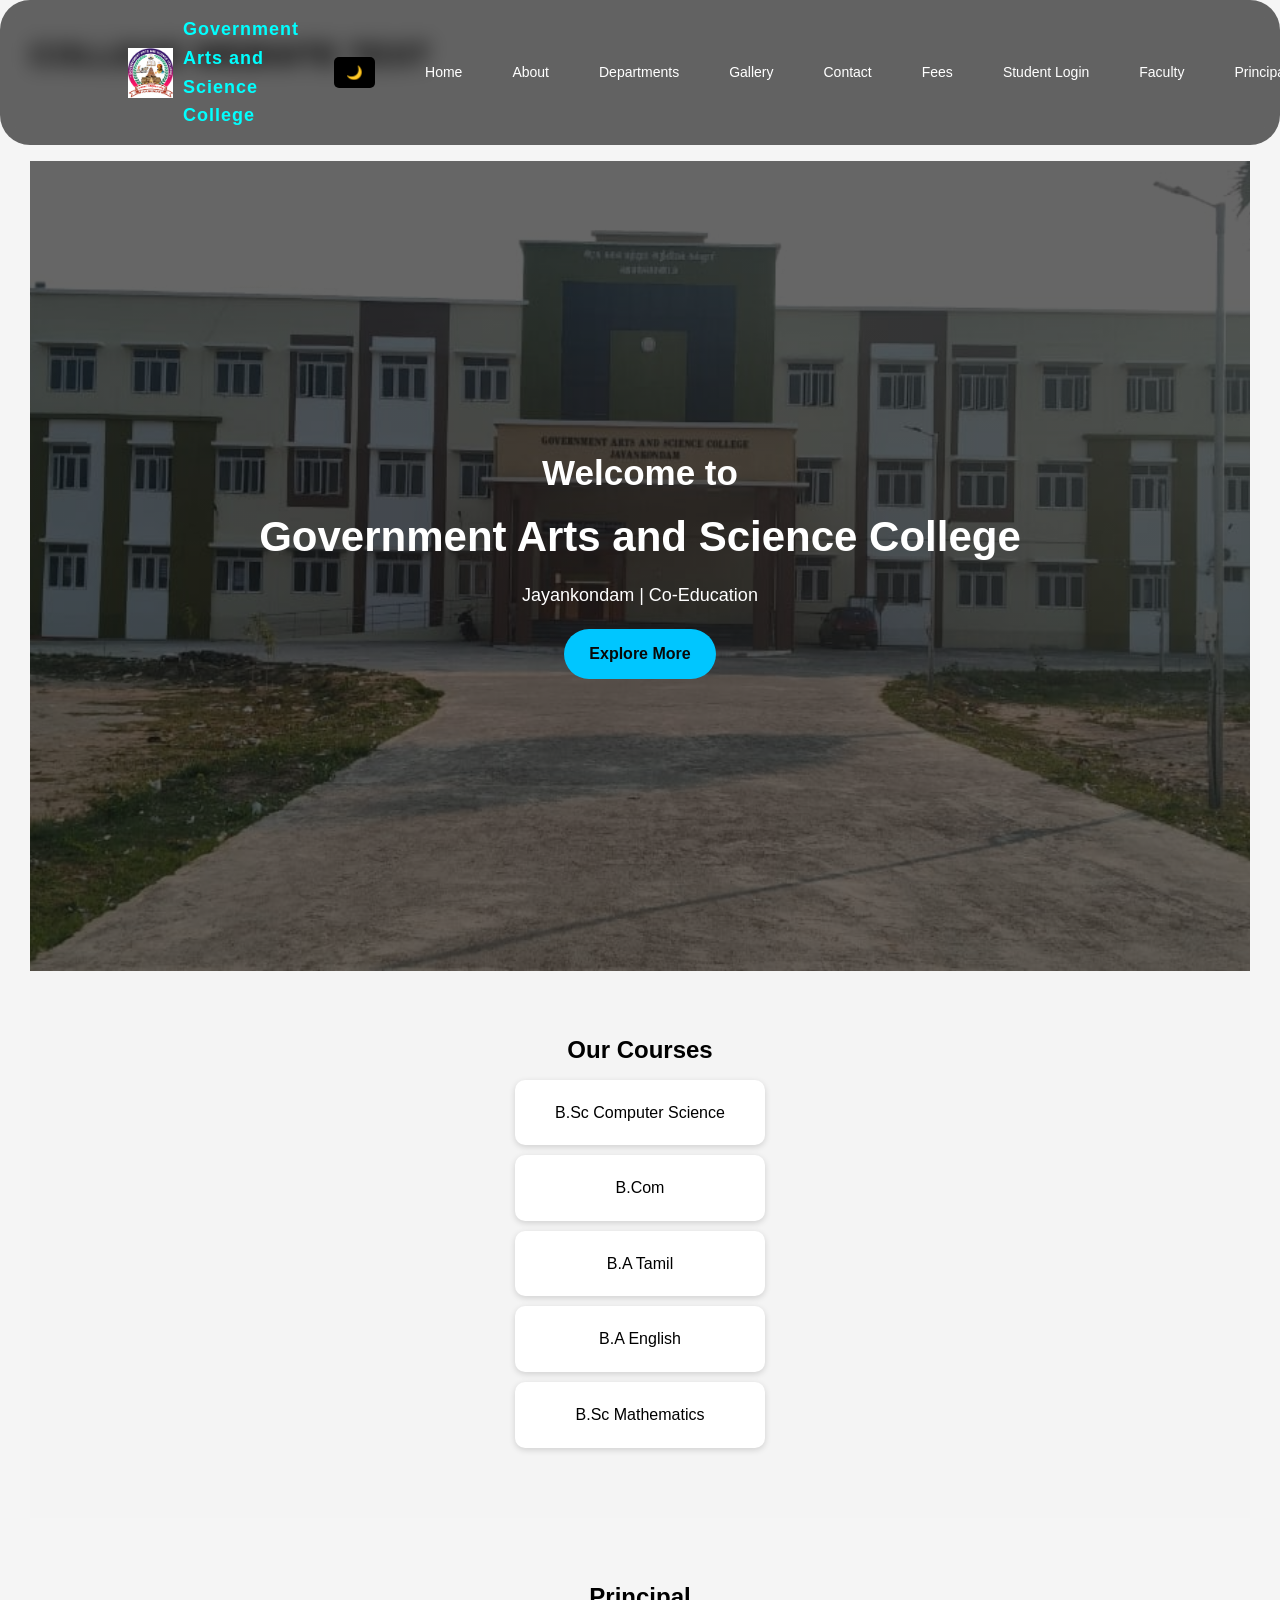
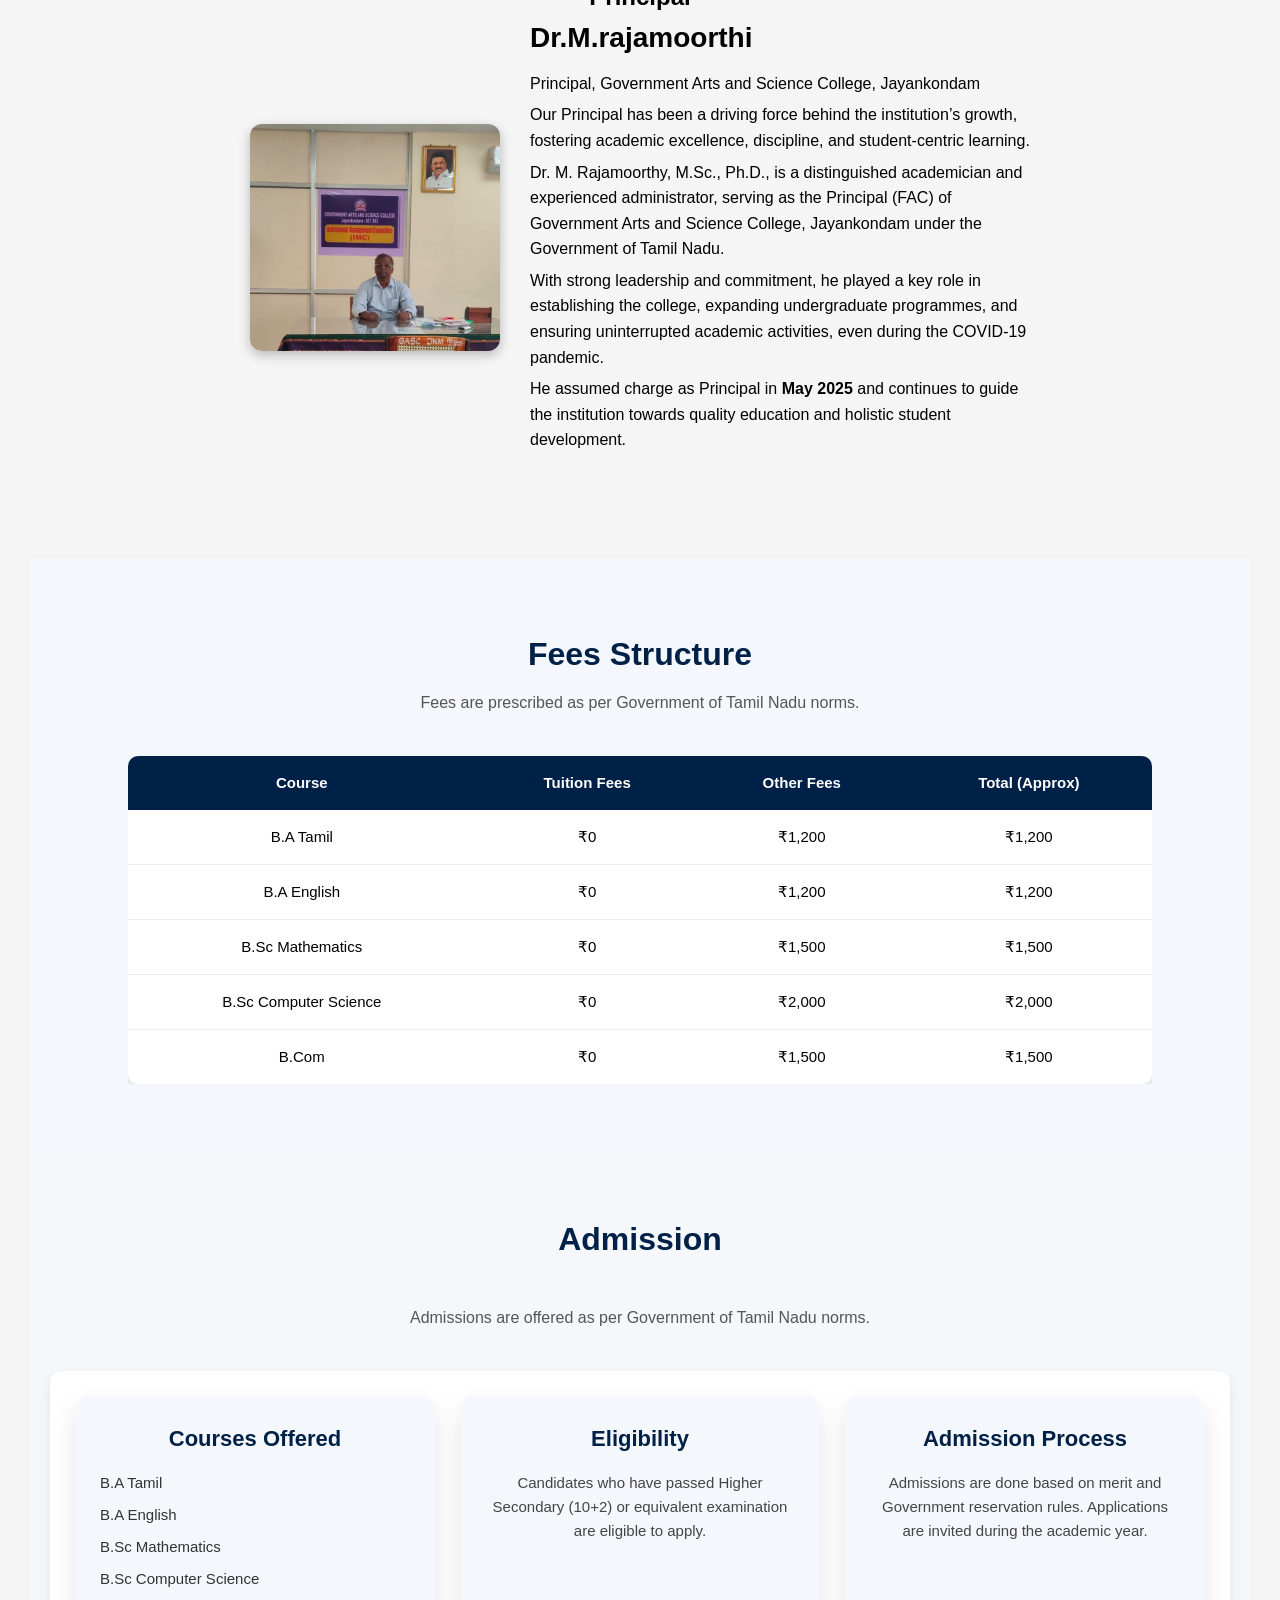
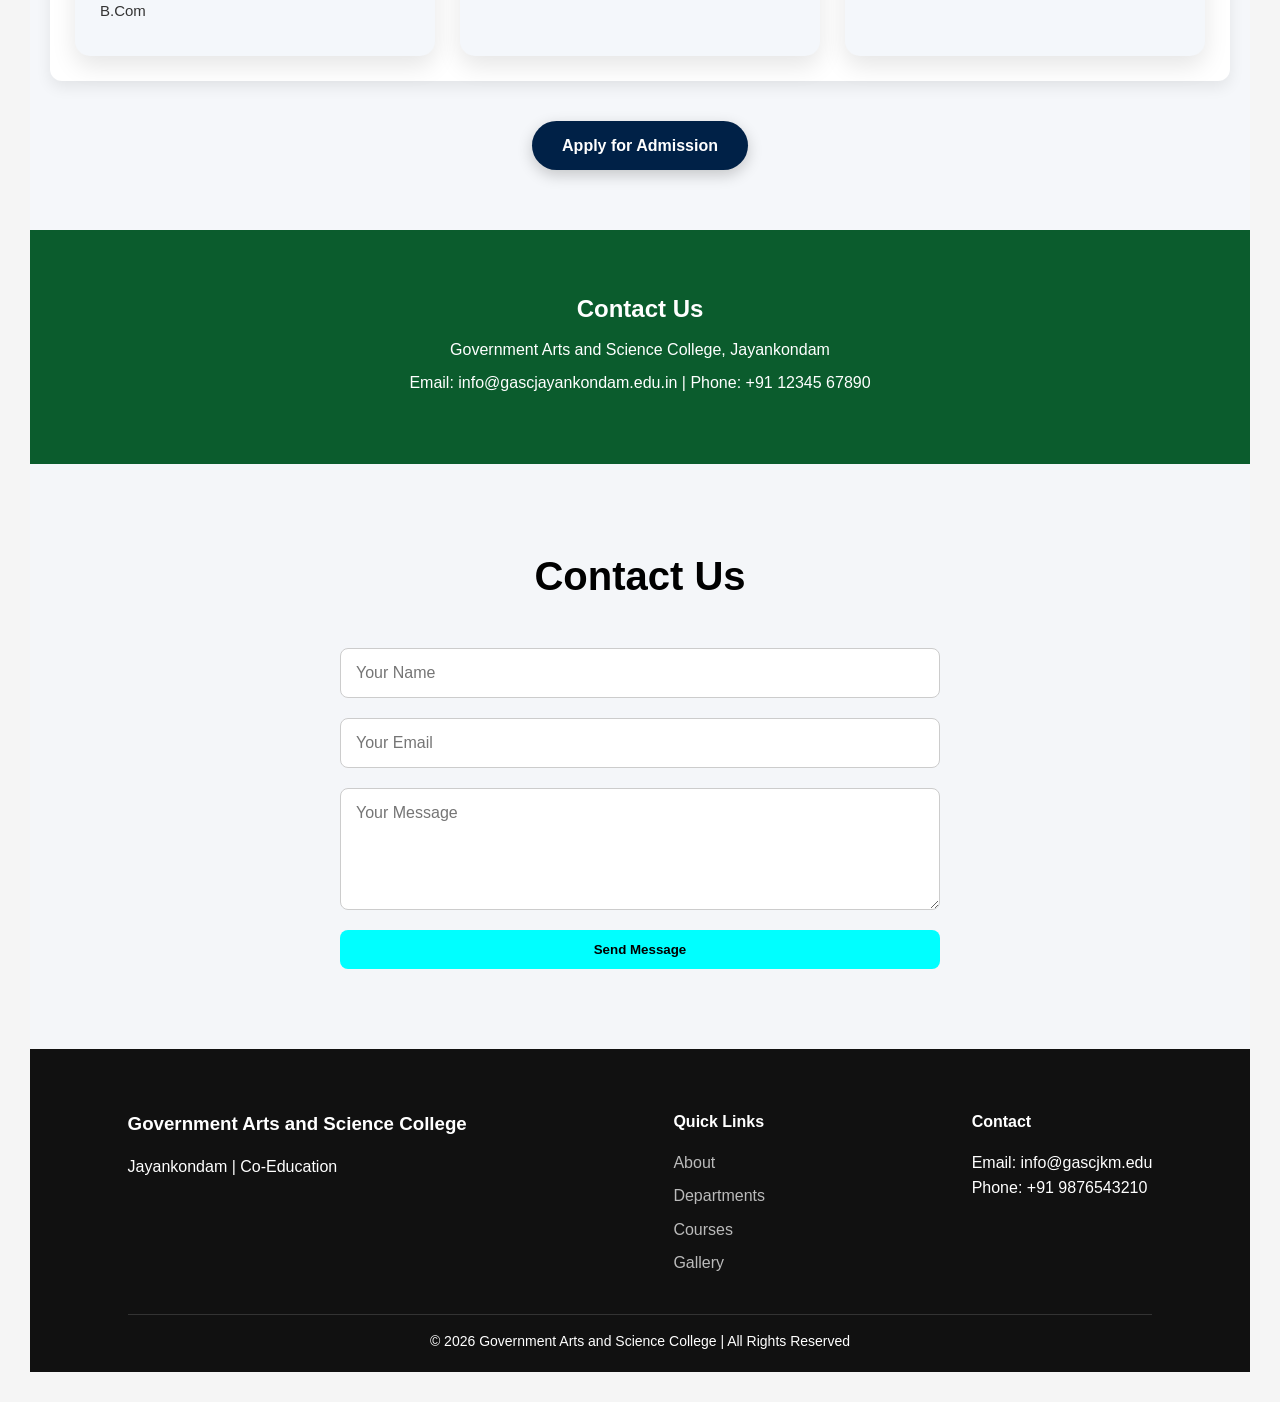
<file: priya/index.html>
<!DOCTYPE html>
<html lang="en">
<head>
    <meta charset="UTF-8">
    <meta name="viewport" content="width=device-width, initial-scale=1.0">
    <title>Government Arts and Science College</title>
    <link rel="stylesheet" href="style.css">
</head>
<body>
<h1>COLLEGE WEBSITE TEST</h1>
<!-- ================= HEADER + NAVBAR ================= -->
<!-- ================= HEADER + NAVBAR ================= -->
<nav class="navbar">

    <div class="menu-toggle">☰</div>

    <div class="logo">
        <img src="images/clg-logo.jpg" alt="College Logo">
        <span>Government Arts and Science College</span>
    </div>

    <button id="darkToggle">🌙</button>

    <ul class="nav-links">
<li><a href="index.html">Home</a></li>
<li><a href="about2.html ">About</a></li>
<li><a href="departments.html">Departments</a></li>
<li><a href="gallery.html">Gallery</a></li>
<li><a href="#contact">Contact</a></li>
<li><a href="#fees">Fees</a></li>
<li><a href="student-login.html">Student Login</a></li>
<li><a href="faculty.html">Faculty</a></li>
<li><a href="principal.html">Principal</a></li>
    </ul>

</nav>

<!-- ================= HERO ================= -->
<section class="hero" id="home">
    <div class="hero-content">
        <h1>Welcome to</h1>
        <h2>Government Arts and Science College</h2>
        <p>Jayankondam | Co-Education</p>
        <a href="about2.html" class="hero-btn">Explore More</a>
    </div>
</section>

<!-- ================= COURSES ================= -->
<section class="courses" id="courses">
    <h2>Our Courses</h2>
    <div class="course-box">B.Sc Computer Science</div>
    <div class="course-box">B.Com</div>
    <div class="course-box">B.A Tamil</div>
    <div class="course-box">B.A English</div>
    <div class="course-box">B.Sc Mathematics</div>
</section>

<!-- ================= PRINCIPAL ================= -->
<section id="principal">
    <h2>Principal</h2>

    <!-- Principal main photo + info -->
    <div class="principal-main">
        <img src="images/principal.jpg" alt="Principal Name">
        <div class="principal-info">
            <h3>Dr.M.rajamoorthi</h3>
            <p>Principal, Government Arts and Science College, Jayankondam</p>
            <p>
Our Principal has been a driving force behind the institution’s growth, 
fostering academic excellence, discipline, and student-centric learning.
</p>

<p>
Dr. M. Rajamoorthy, M.Sc., Ph.D., is a distinguished academician and experienced 
administrator, serving as the Principal (FAC) of Government Arts and Science 
College, Jayankondam under the Government of Tamil Nadu.
</p>

<p>
With strong leadership and commitment, he played a key role in establishing 
the college, expanding undergraduate programmes, and ensuring uninterrupted 
academic activities, even during the COVID-19 pandemic.
</p>

<p>
He assumed charge as Principal in <strong>May 2025</strong> and continues to guide 
the institution towards quality education and holistic student development.
</p>
        </div>
    </div>

    
</section>


 <!-- FEES STRUCTURE SECTION -->
<section class="fees" id="fees">
  <h2 class="section-title">Fees Structure</h2>
  <p class="section-subtitle">
    Fees are prescribed as per Government of Tamil Nadu norms.
  </p>

  <div class="fees-table-wrapper">
    <table class="fees-table">
      <thead>
        <tr>
          <th>Course</th>
          <th>Tuition Fees</th>
          <th>Other Fees</th>
          <th>Total (Approx)</th>
        </tr>
      </thead>
      <tbody>
        <tr>
          <td>B.A Tamil</td>
          <td>₹0</td>
          <td>₹1,200</td>
          <td>₹1,200</td>
        </tr>
        <tr>
          <td>B.A English</td>
          <td>₹0</td>
          <td>₹1,200</td>
          <td>₹1,200</td>
        </tr>
        <tr>
          <td>B.Sc Mathematics</td>
          <td>₹0</td>
          <td>₹1,500</td>
          <td>₹1,500</td>
        </tr>
        <tr>
          <td>B.Sc Computer Science</td>
          <td>₹0</td>
          <td>₹2,000</td>
          <td>₹2,000</td>
        </tr>
        <tr>
          <td>B.Com</td>
          <td>₹0</td>
          <td>₹1,500</td>
          <td>₹1,500</td>
        </tr>
      </tbody>
    </table>
  </div>
</section>
<!-- ADMISSION SECTION -->
<section class="admission" id="admission">
  <h2 class="section-title">Admission</h2>
  <p class="section-subtitle">
    Admissions are offered as per Government of Tamil Nadu norms.
  </p>

  <div class="admission-box">
    <div class="admission-card">
      <h3>Courses Offered</h3>
      <ul>
        <li>B.A Tamil</li>
        <li>B.A English</li>
        <li>B.Sc Mathematics</li>
        <li>B.Sc Computer Science</li>
        <li>B.Com</li>
      </ul>
    </div>

    <div class="admission-card">
      <h3>Eligibility</h3>
      <p>
        Candidates who have passed Higher Secondary (10+2) or equivalent
        examination are eligible to apply.
      </p>
    </div>

    <div class="admission-card">
      <h3>Admission Process</h3>
      <p>
        Admissions are done based on merit and Government reservation rules.
        Applications are invited during the academic year.
      </p>
    </div>
  </div>

  <a href="#contact" class="admission-btn">Apply for Admission</a>
</section>


<!-- LIGHTBOX -->
<div id="lightbox" onclick="closeLightbox()">
  <img id="lightbox-img">
</div>
<!-- ================= CONTACT ================= -->
<section class="contact" id="contact">
    <h2>Contact Us</h2>
    <p>Government Arts and Science College, Jayankondam</p>
    <p>Email: info@gascjayankondam.edu.in | Phone: +91 12345 67890</p>
</section>

<script src="script.js"></script>
<script>
const menuToggle = document.querySelector(".menu-toggle");
const navLinks = document.querySelector(".nav-links");

menuToggle.addEventListener("click",()=>{
    navLinks.classList.toggle("active");
});
</script>
<script>
const toggle = document.getElementById("darkToggle");

toggle.addEventListener("click",()=>{
    document.body.classList.toggle("dark-mode");

    if(document.body.classList.contains("dark-mode")){
        toggle.textContent="☀️";
    }else{
        toggle.textContent="🌙";
    }
});
</script>

<script>
function filterGallery(category, btn) {

    const cards = document.querySelectorAll(".premium-card");
    const buttons = document.querySelectorAll(".filter-buttons button");

    buttons.forEach(button => button.classList.remove("active"));
    btn.classList.add("active");

    cards.forEach(card => {

        if (category === "all") {
            card.style.display = "block";
        }
        else if (card.classList.contains(category)) {
            card.style.display = "block";
        }
        else {
            card.style.display = "none";
        }

    });
}
</script>
<section id="contact" class="contact-section">
    <h2>Contact Us</h2>

    <form class="contact-form">
        <input type="text" placeholder="Your Name" required>
        <input type="email" placeholder="Your Email" required>
        <textarea rows="5" placeholder="Your Message" required></textarea>
        <button type="submit">Send Message</button>
    </form>
</section>
<footer class="footer">
    <div class="footer-container">

        <div class="footer-col">
            <h3>Government Arts and Science College</h3>
            <p>Jayankondam | Co-Education</p>
        </div>

        <div class="footer-col">
            <h4>Quick Links</h4>
            <ul>
                <li><a href="index.html#about">About</a></li>
                <li><a href="index.html#departments">Departments</a></li>
                <li><a href="index.html#courses">Courses</a></li>
                <li><a href="index.html#gallery">Gallery</a></li>
            </ul>
        </div>

        <div class="footer-col">
            <h4>Contact</h4>
            <p>Email: info@gascjkm.edu</p>
            <p>Phone: +91 9876543210</p>
        </div>

    </div>

    <div class="footer-bottom">
        © 2026 Government Arts and Science College | All Rights Reserved
    </div>
</footer>
</body>
</html>
</file>
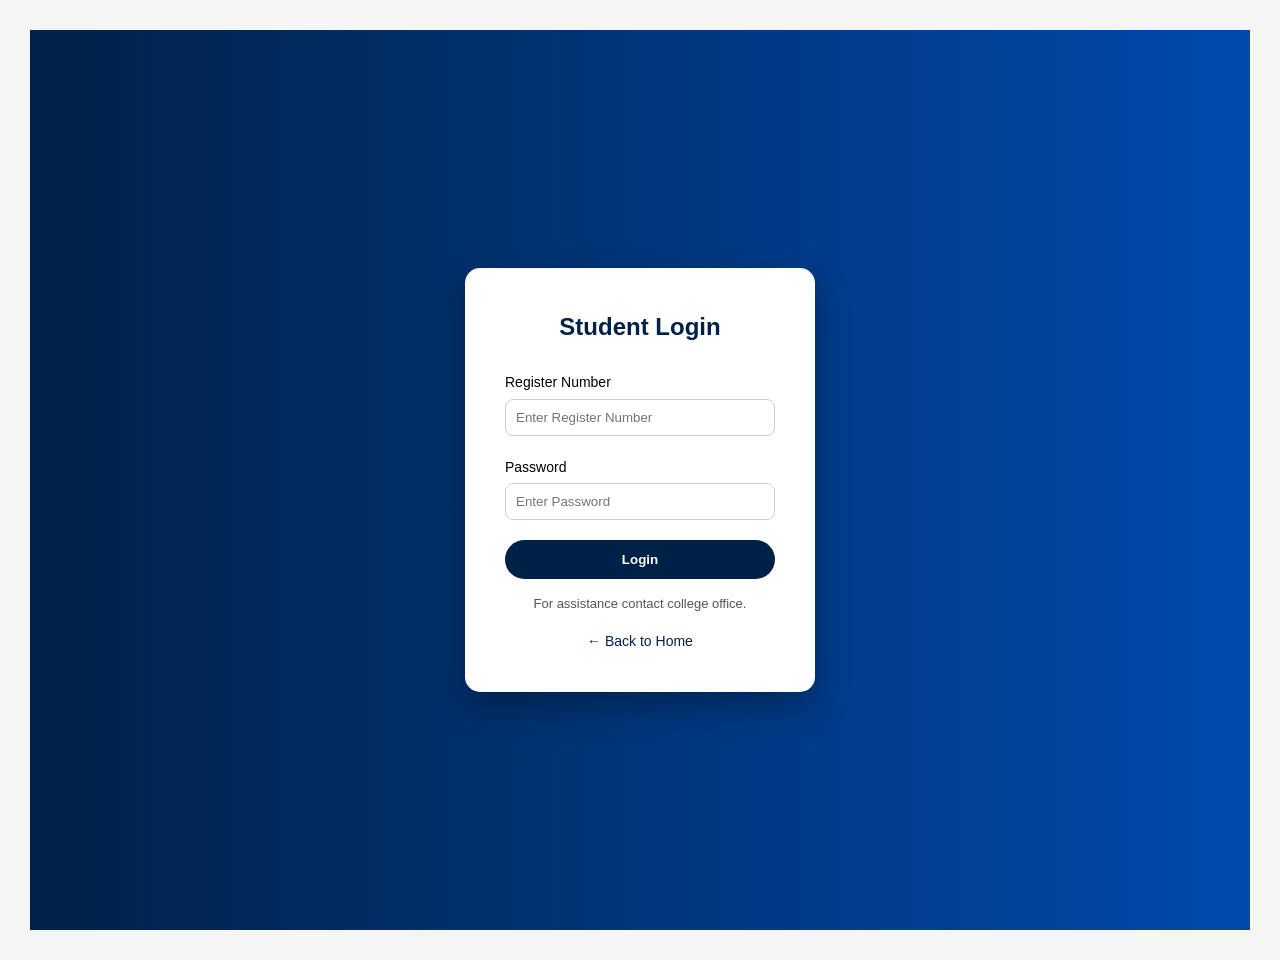
<file: student-login.html>
<!DOCTYPE html>
<html>
<head>
  <title>Student Login</title>
  <link rel="stylesheet" href="style.css">
</head>
<body>

<div class="login-container">
  <div class="login-box">
    <h2>Student Login</h2>

    <form>
      <div class="input-group">
        <label>Register Number</label>
        <input type="text" placeholder="Enter Register Number" required>
      </div>

      <div class="input-group">
        <label>Password</label>
        <input type="password" placeholder="Enter Password" required>
      </div>

      <button type="submit" class="login-btn">Login</button>
    </form>

    <p class="login-note">For assistance contact college office.</p>
    <a href="index.html" class="back-home">← Back to Home</a>
  </div>
</div>

</body>
</html>
</file>
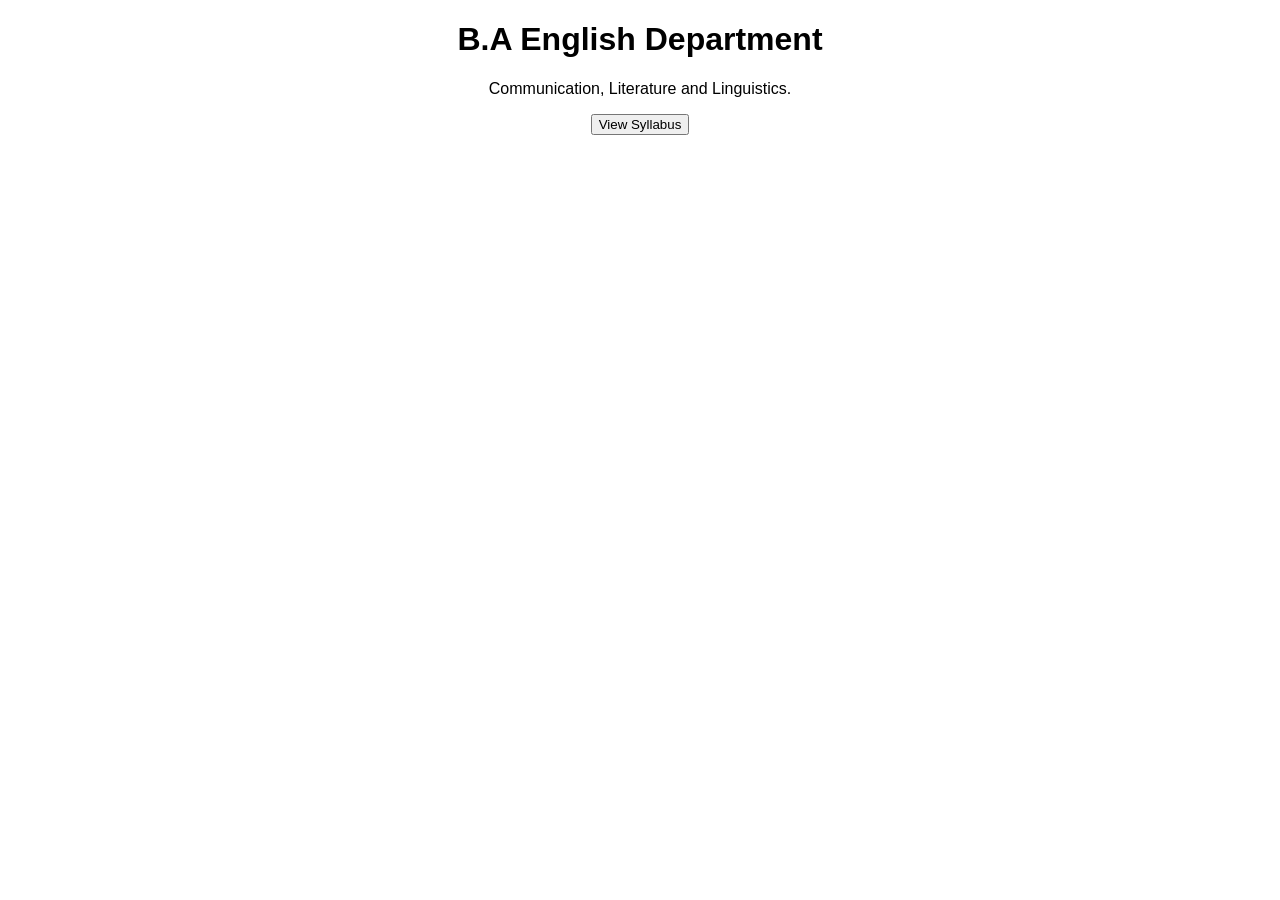
<file: priya/ba-english.html>
<!DOCTYPE html>
<html>
<head>
<title>BA English</title>
</head>

<body style="text-align:center;font-family:Arial">

<h1>B.A English Department</h1>

<p>Communication, Literature and Linguistics.</p>

<a href="pdf/BA-ENGLISH.pdf" target="_blank">
<button>View Syllabus</button>
</a>

</body>
</html>
</file>
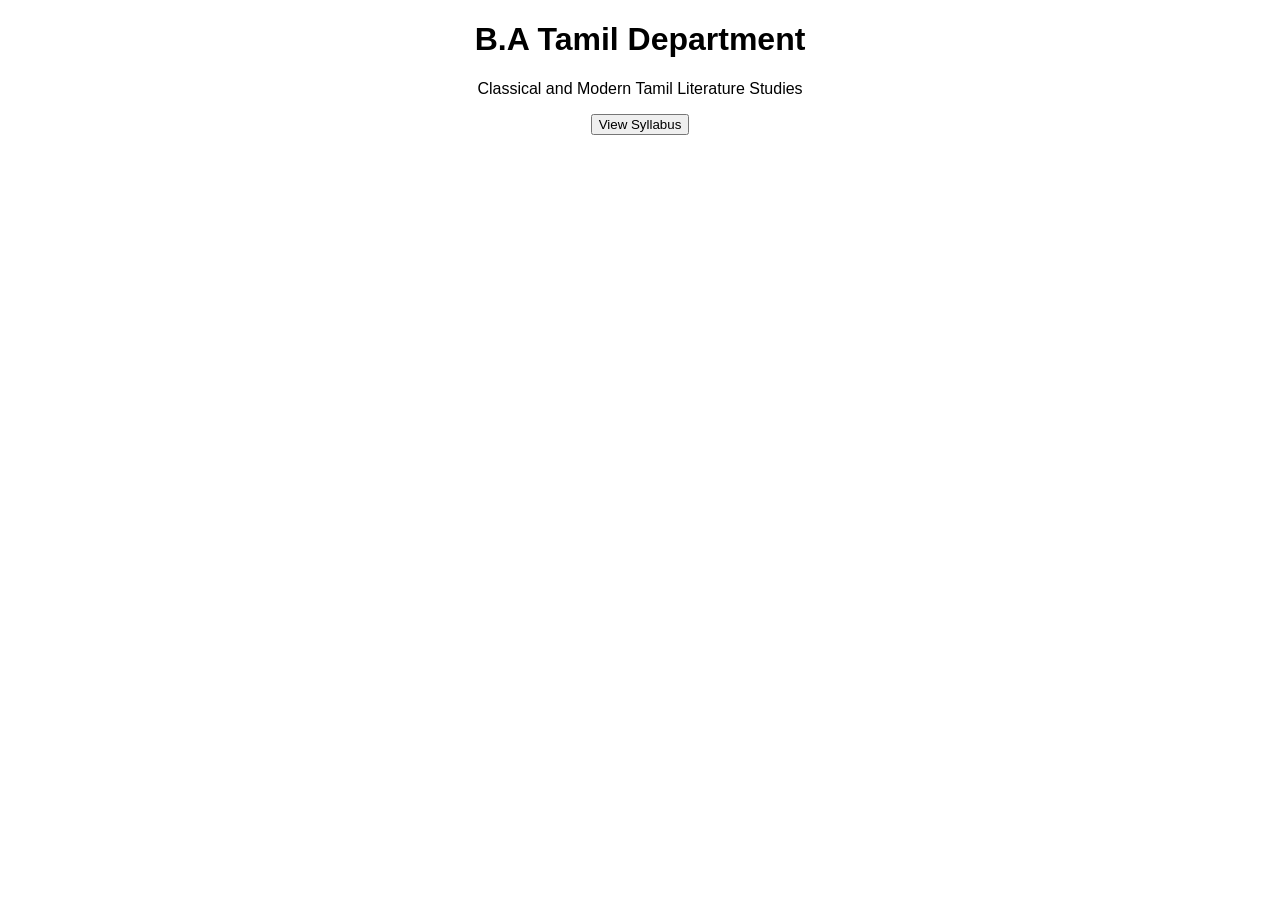
<file: priya/ba-tamil.html>
<!DOCTYPE html>
<html>
<head>
<title>BA Tamil</title>
</head>

<body style="text-align:center;font-family:Arial">

<h1>B.A Tamil Department</h1>

<p>Classical and Modern Tamil Literature Studies</p>

<a href="pdf/BA-TAMIL.pdf" target="_blank">
<button>View Syllabus</button>
</a>

</body>
</html>
</file>
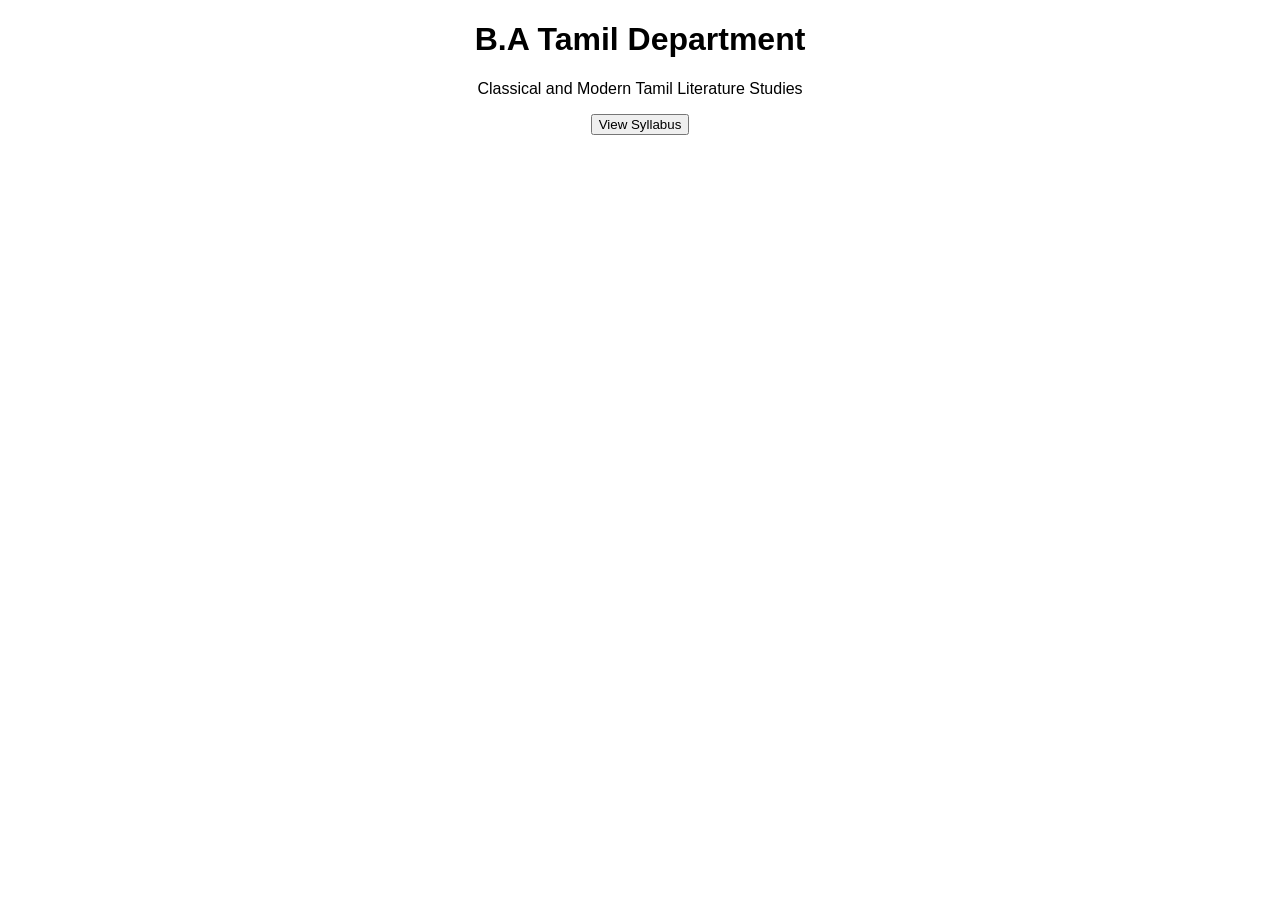
<file: priya/bcom.html>
<!DOCTYPE html>
<html>
<head>
<title>BCOM</title>
</head>

<body style="text-align:center;font-family:Arial">

<h1>B.A Tamil Department</h1>

<p>Classical and Modern Tamil Literature Studies</p>

<a href="pdf/BCOM.pdf" target="_blank">
<button>View Syllabus</button>
</a>

</body>
</html>
</file>
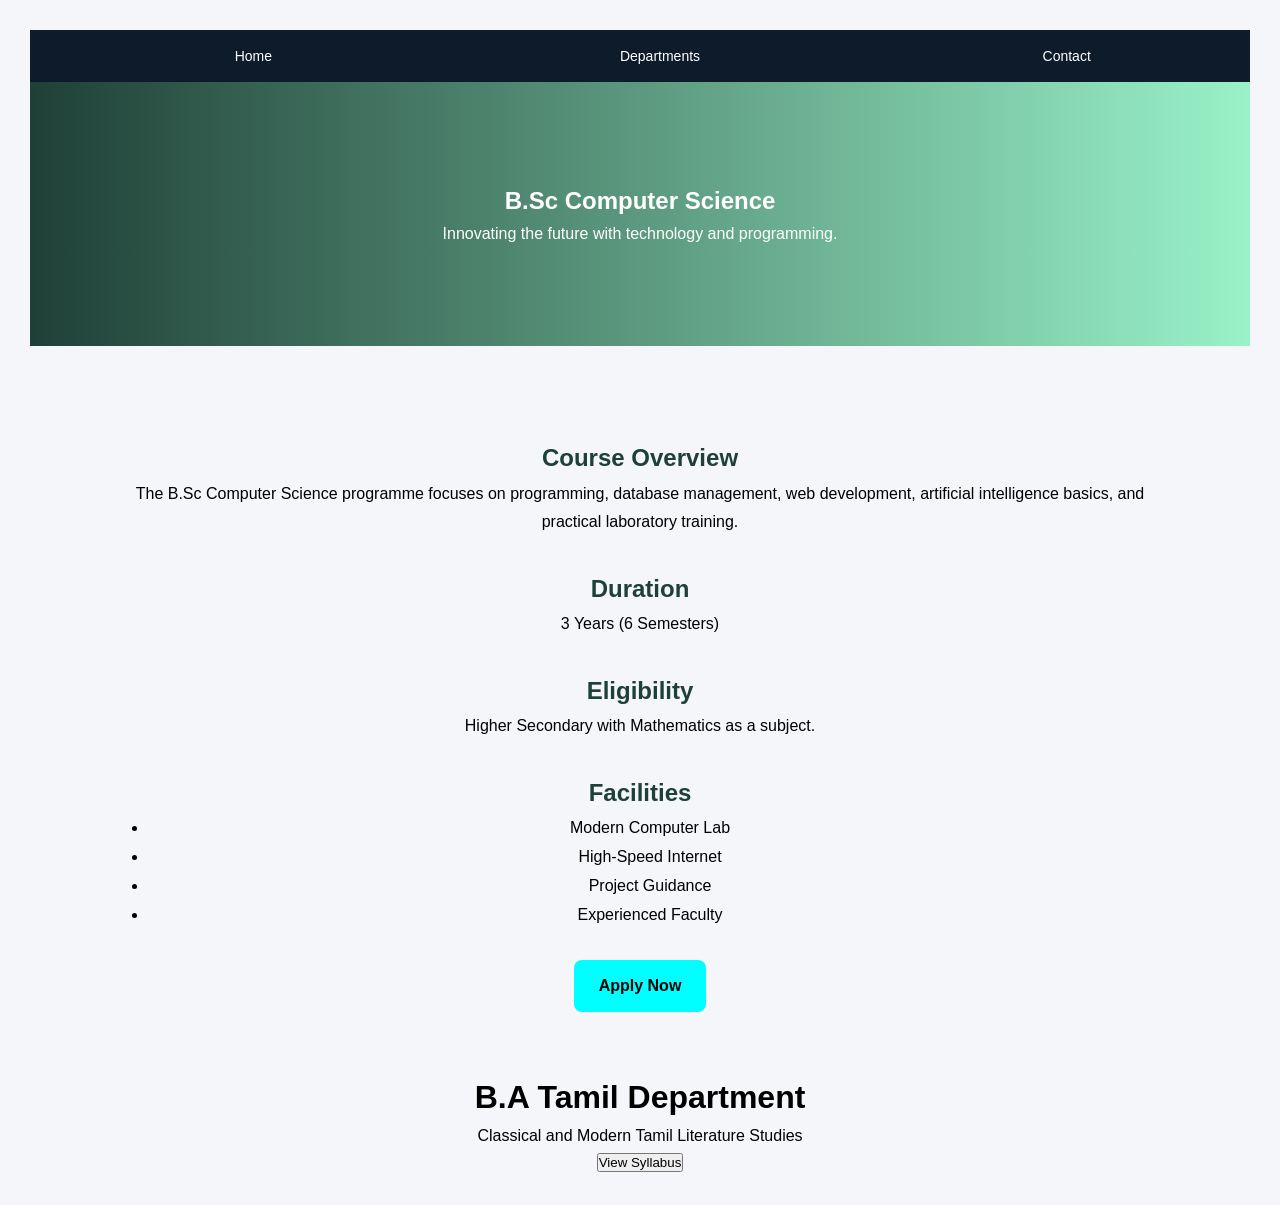
<file: priya/bsc-cs.html>
<!DOCTYPE html>
<html>
<head>
<title>B.Sc Computer Science</title>
<link rel="stylesheet" href="style.css">
</head>
<body>

<nav>
<ul class="nav-links">
  <li><a href="index.html">Home</a></li>
  <li><a href="departments.html">Departments</a></li>
  <li><a href="contact.html">Contact</a></li>
</ul>
</nav>

<style>
body{
    margin:0;
    font-family:Poppins;
    background:#f4f6f9;
}

.hero{
    height:35vh;
    background:linear-gradient(to right,#1e3c72,#2a5298);
    display:flex;
    justify-content:center;
    align-items:center;
    color:white;
}

.container{
    padding:60px 10%;
}

.card{
    background:white;
    padding:30px;
    border-radius:15px;
    box-shadow:0 10px 30px rgba(0,0,0,0.1);
}

.pdf-btn{
    display:inline-block;
    margin-top:20px;
    padding:10px 20px;
    background:#1976d2;
    color:white;
    text-decoration:none;
    border-radius:8px;
}
</style>
</head>

<section class="page-header">
    <h1>B.Sc Computer Science</h1>
    <p>Innovating the future with technology and programming.</p>
</section>

<section class="detail-section">

    <h2>Course Overview</h2>
    <p>
        The B.Sc Computer Science programme focuses on programming,
        database management, web development, artificial intelligence basics,
        and practical laboratory training.
    </p>

    <h2>Duration</h2>
    <p>3 Years (6 Semesters)</p>

    <h2>Eligibility</h2>
    <p>Higher Secondary with Mathematics as a subject.</p>

    <h2>Facilities</h2>
    <ul>
        <li>Modern Computer Lab</li>
        <li>High-Speed Internet</li>
        <li>Project Guidance</li>
        <li>Experienced Faculty</li>
    </ul>

    <a href="contact.html" class="apply-btn">Apply Now</a>

</section>

<script src="script.js"></script>
</body>
</html>
<!DOCTYPE html>
<html>
<head>
<title>BA Tamil</title>
</head>

<body style="text-align:center;font-family:Arial">

<h1>B.A Tamil Department</h1>

<p>Classical and Modern Tamil Literature Studies</p>

<a href="pdf/BSc-COMPUTER-SCIENCE.pdf" target="_blank">
<button>View Syllabus</button>
</a>

</body>
</html>
</file>
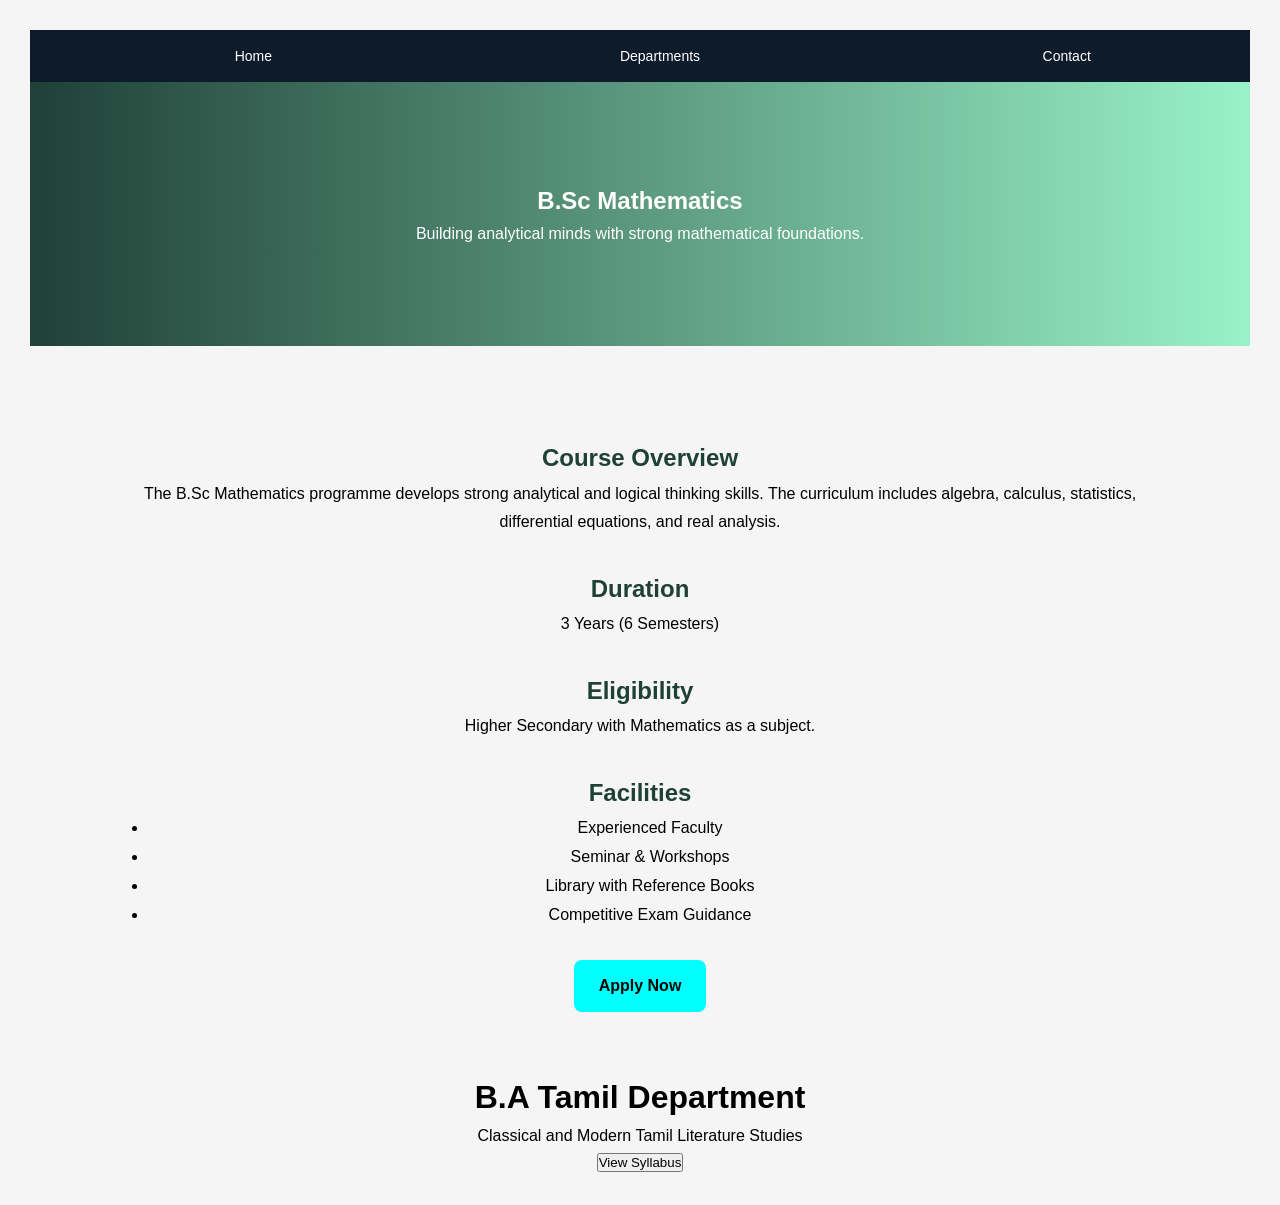
<file: priya/bsc-maths.html>
<!DOCTYPE html>
<html>
<head>
<title>B.Sc Mathematics</title>
<link rel="stylesheet" href="style.css">
</head>
<body>

<nav>
<ul class="nav-links">
  <li><a href="index.html">Home</a></li>
  <li><a href="departments.html">Departments</a></li>
  <li><a href="contact.html">Contact</a></li>
</ul>
</nav>

<section class="page-header">
    <h1>B.Sc Mathematics</h1>
    <p>Building analytical minds with strong mathematical foundations.</p>
</section>

<section class="detail-section">

    <h2>Course Overview</h2>
    <p>
        The B.Sc Mathematics programme develops strong analytical and logical
        thinking skills. The curriculum includes algebra, calculus, statistics,
        differential equations, and real analysis.
    </p>

    <h2>Duration</h2>
    <p>3 Years (6 Semesters)</p>

    <h2>Eligibility</h2>
    <p>Higher Secondary with Mathematics as a subject.</p>

    <h2>Facilities</h2>
    <ul>
        <li>Experienced Faculty</li>
        <li>Seminar & Workshops</li>
        <li>Library with Reference Books</li>
        <li>Competitive Exam Guidance</li>
    </ul>

    <a href="contact.html" class="apply-btn">Apply Now</a>

</section>

<script src="script.js"></script>
</body>
</html><!DOCTYPE html>
<html>
<head>
<title>BA Tamil</title>
</head>

<body style="text-align:center;font-family:Arial">

<h1>B.A Tamil Department</h1>

<p>Classical and Modern Tamil Literature Studies</p>

<a href="pdf/BSc-MATHEMATICS.pdf" target="_blank">
<button>View Syllabus</button>
</a>

</body>
</html>
</file>
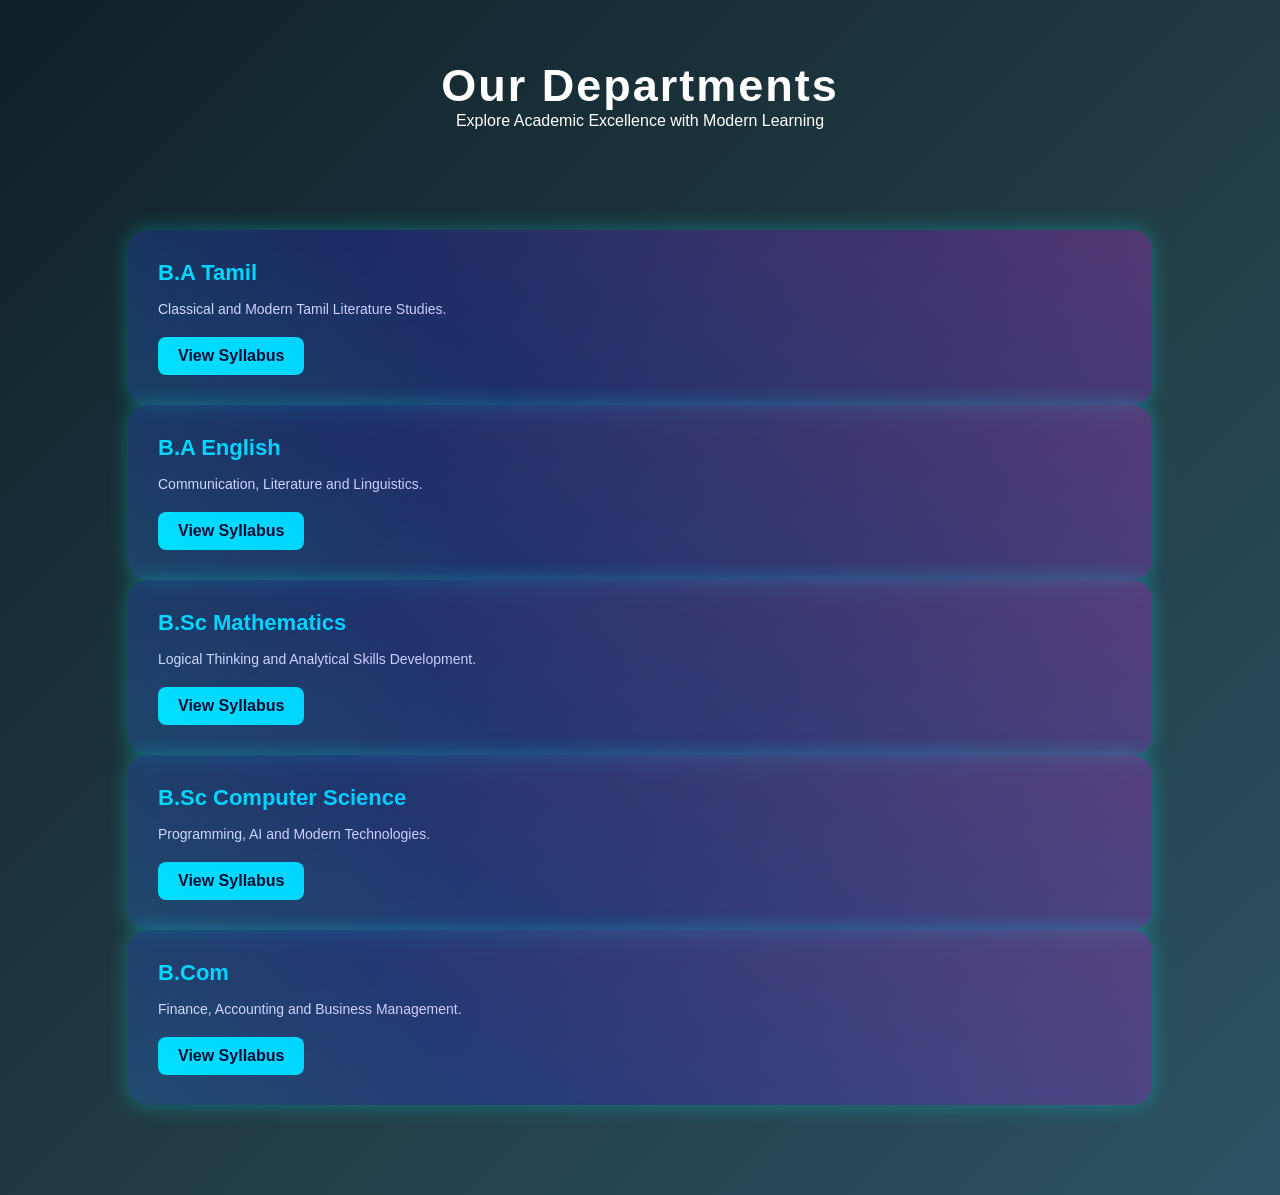
<file: priya/departments.html>
<!DOCTYPE html>
<html>
<head>
<title>Our Departments</title>

<style>
*{
margin:0;
padding:0;
box-sizing:border-box;
font-family:'Poppins',sans-serif;
}

body{
background:linear-gradient(135deg,#0f2027,#203a43,#2c5364);
color:white;
}

/* HERO */
.hero{
text-align:center;
padding:60px 20px;
}

.hero h1{
font-size:45px;
letter-spacing:2px;
}

/* GRID */
.section{
padding:40px 10%;
}

.dept-grid{
display:grid;
grid-template-columns:repeat(auto-fit,minmax(260px,1fr));
gap:40px;
}

/* CARD */
.dept-card{
background:rgba(255,255,255,0.05);
padding:30px;
border-radius:20px;
backdrop-filter:blur(10px);
box-shadow:0 0 20px rgba(0,255,255,0.3);
transition:0.4s;
position:relative;
overflow:hidden;
}

/* GLOW EFFECT */
.dept-card::before{
content:"";
position:absolute;
width:150%;
height:150%;
background:linear-gradient(45deg,cyan,blue,magenta);
top:-50%;
left:-50%;
animation:rotate 6s linear infinite;
opacity:0.2;
}

@keyframes rotate{
100%{transform:rotate(360deg);}
}

.dept-card:hover{
transform:translateY(-15px) scale(1.05);
box-shadow:0 0 40px cyan;
}

.dept-card h3{
margin-bottom:15px;
font-size:22px;
color:#00ffff;
}

.dept-card p{
font-size:14px;
margin-bottom:20px;
}

/* BUTTON */
.pdf-btn{
display:inline-block;
padding:10px 20px;
background:cyan;
color:black;
text-decoration:none;
border-radius:8px;
font-weight:bold;
transition:0.3s;
}

.pdf-btn:hover{
background:white;
}

/* FOOTER SPACE */
.space{
height:50px;
}
</style>

</head>
<body>

<div class="hero">
<h1>Our Departments</h1>
<p>Explore Academic Excellence with Modern Learning</p>
</div>

<div class="section">

<div class="dept-grid">

<!-- Tamil -->
<div class="dept-card">
<h3>B.A Tamil</h3>
<p>Classical and Modern Tamil Literature Studies.</p>
<a href="pdf/BA-TAMIL.pdf" target="_blank" class="pdf-btn">View Syllabus</a>
</div>

</div>
<!-- English -->
<div class="dept-card">
<h3>B.A English</h3>
<p>Communication, Literature and Linguistics.</p>
<a href="pdf/BA-ENGLISH.pdf" target="_blank" class="pdf-btn">View Syllabus</a>
</div>

<!-- Maths -->
<div class="dept-card">
<h3>B.Sc Mathematics</h3>
<p>Logical Thinking and Analytical Skills Development.</p>
<a href="pdf/BSc-MATHEMATICS.pdf" target="_blank" class="pdf-btn">View Syllabus</a>
</div>

<!-- Computer Science -->
<div class="dept-card">
<h3>B.Sc Computer Science</h3>
<p>Programming, AI and Modern Technologies.</p>
<a href="pdf/BSc-COMPUTER-SCIENCE.pdf" target="_blank" class="pdf-btn">View Syllabus</a>
</div>

<!-- Commerce -->
<div class="dept-card">
<h3>B.Com</h3>
<p>Finance, Accounting and Business Management.</p>
<a href="pdf/BCOM.pdf" target="_blank" class="pdf-btn">View Syllabus</a>
</div>

</div>

</div>

<div class="space"></div>

</body>
</html>
</file>
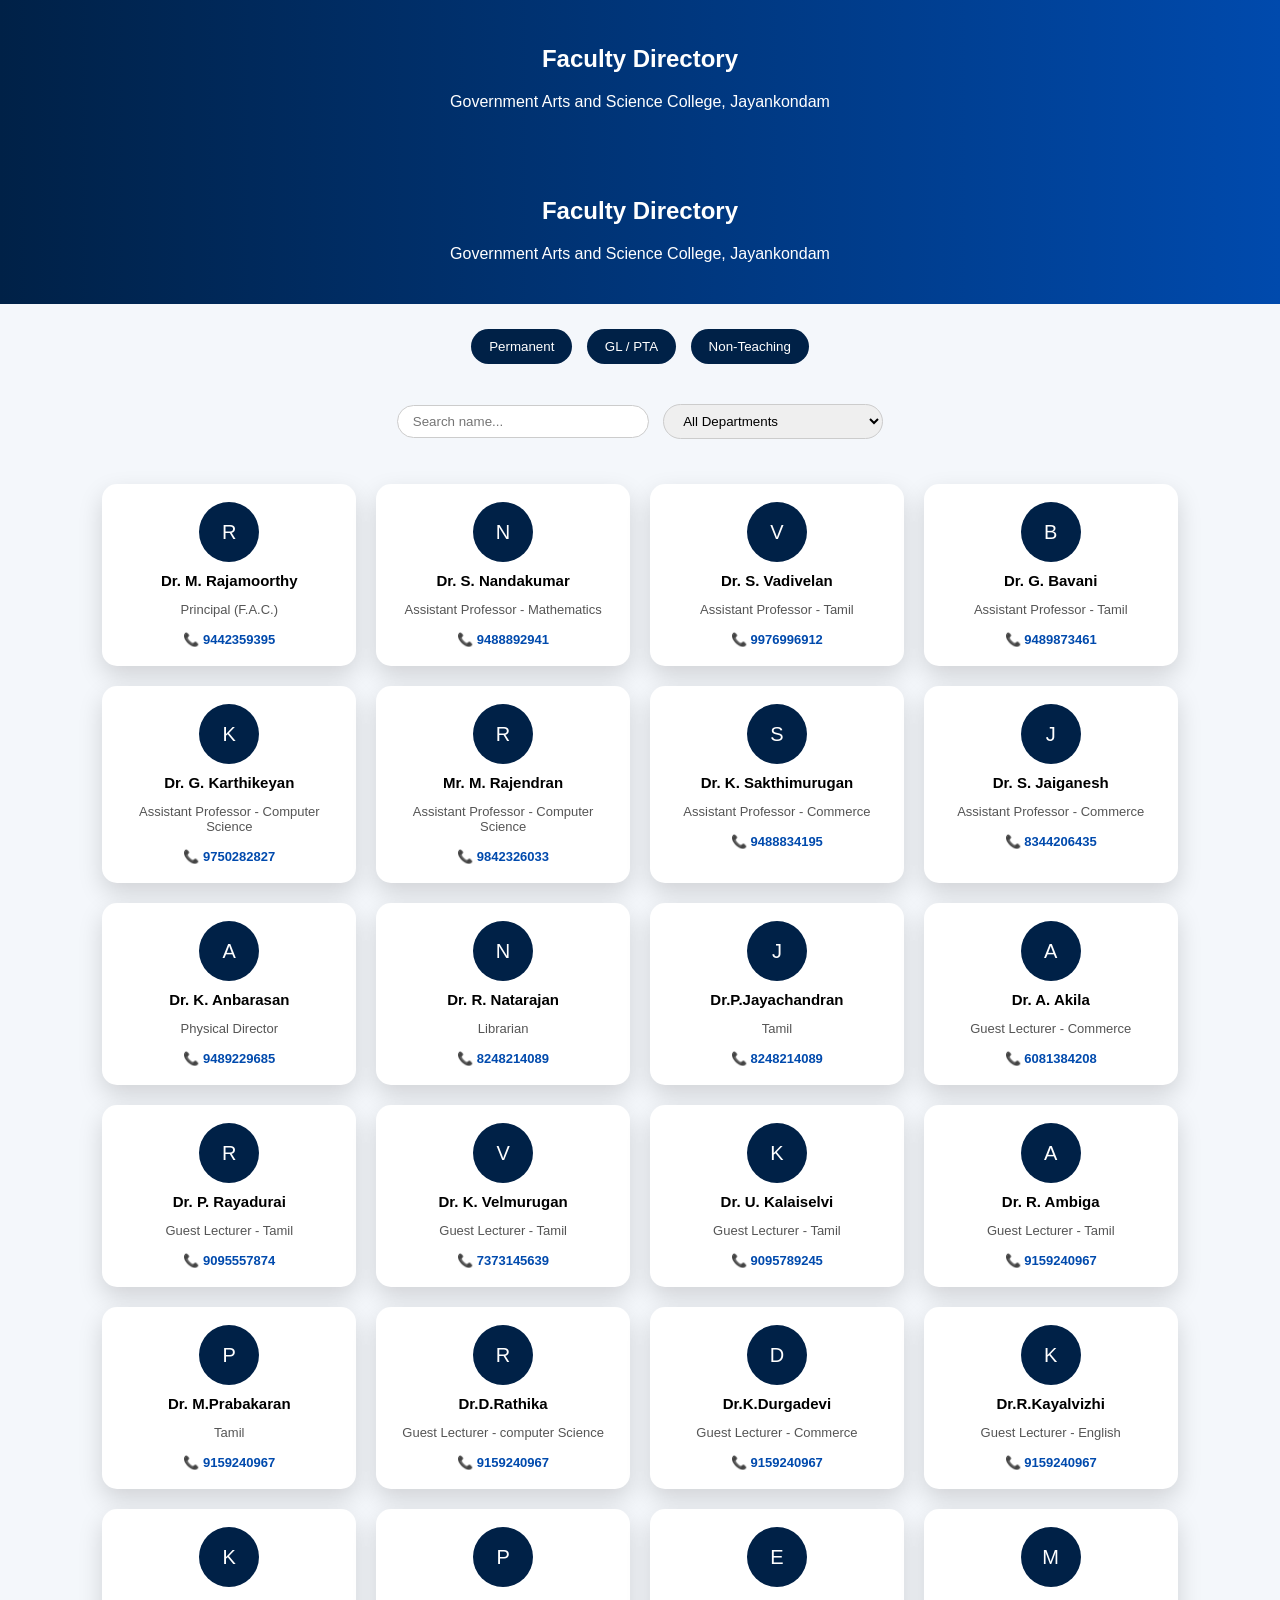
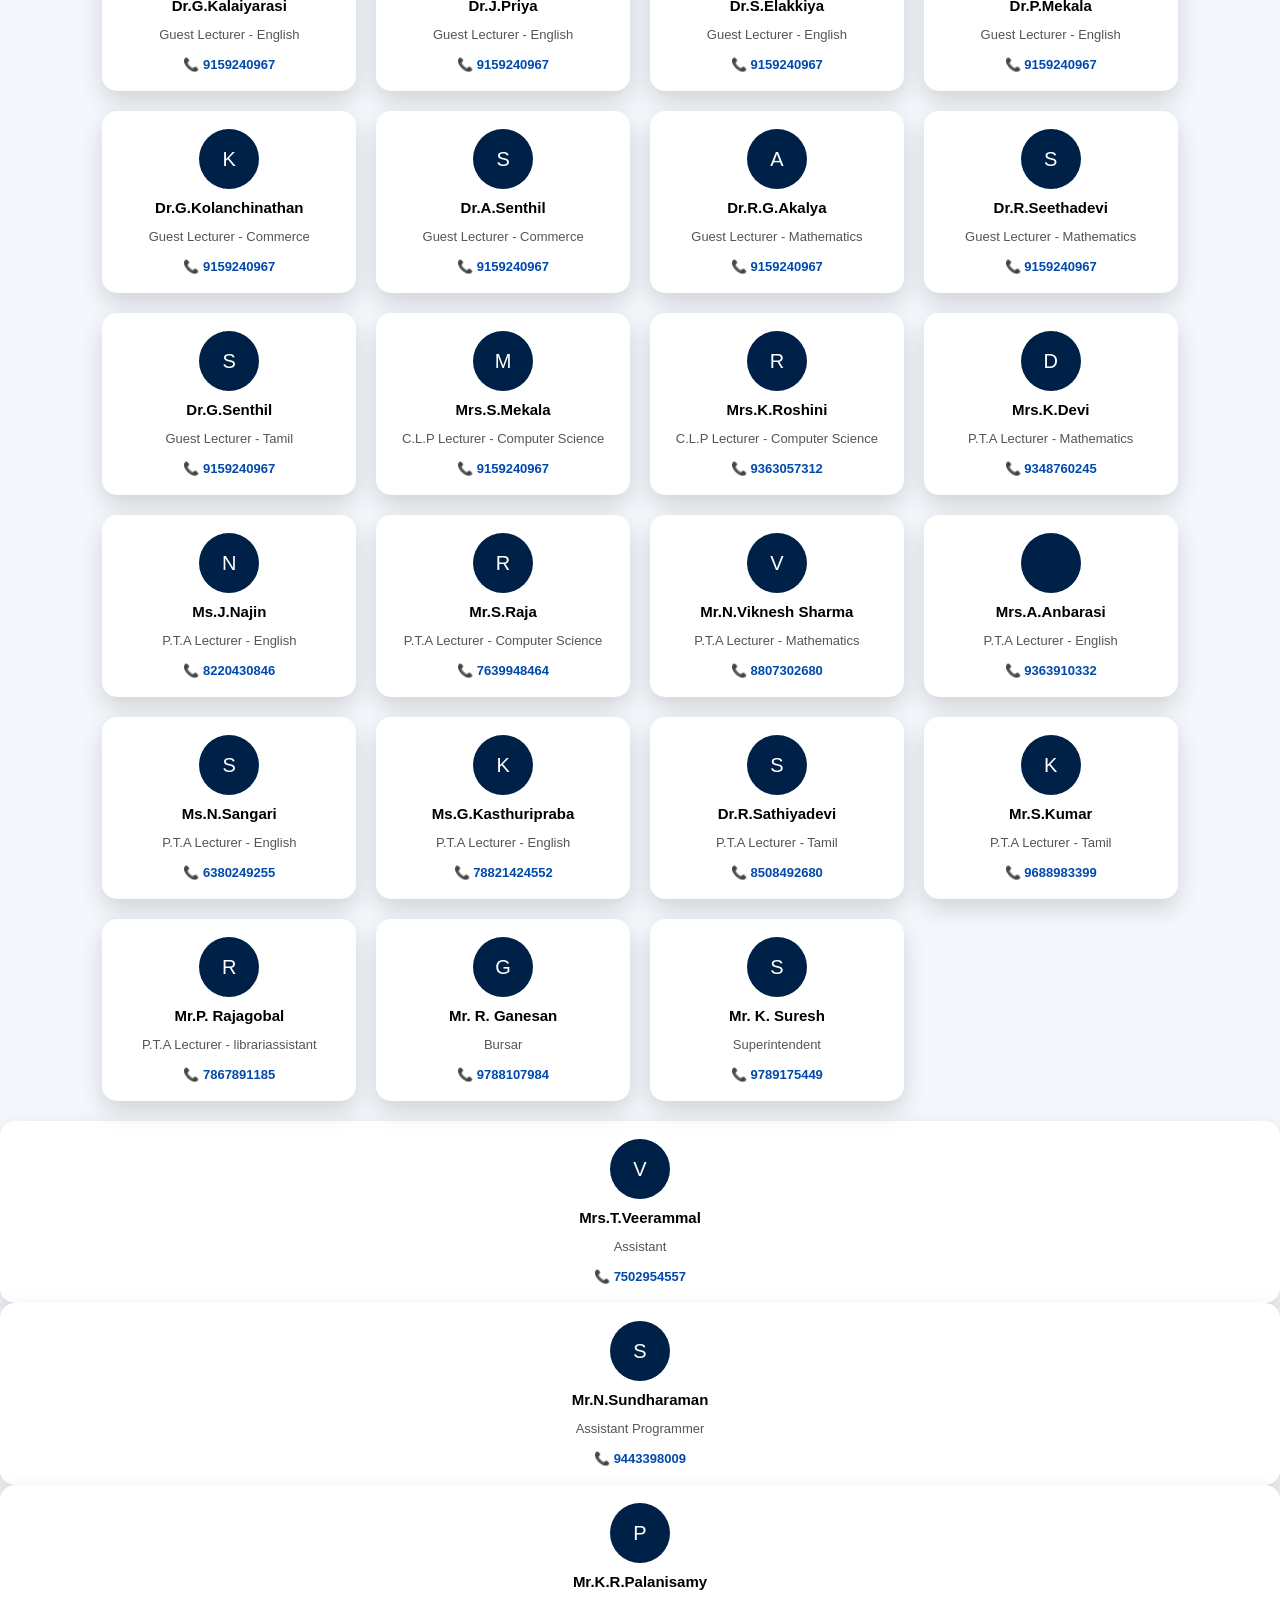
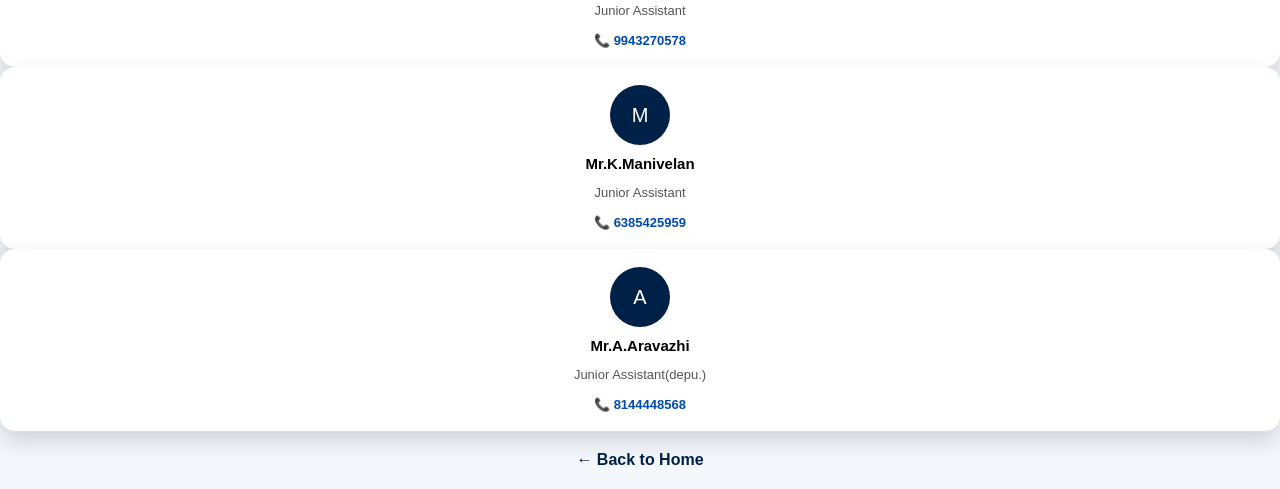
<file: priya/faculty.html>
<!DOCTYPE html>
<html>
<head>
  <title>Faculty Directory</title>
  <style>

body {
  margin: 0;
  font-family: Arial, sans-serif;
  background: #f4f7fb;
}

.header {
  background: linear-gradient(to right, #002147, #004aad);
  color: white;
  text-align: center;
  padding: 30px;
}

.controls {
  text-align: center;
  margin: 30px 0;
}

.controls input, .controls select {
  padding: 10px;
  width: 220px;
  margin: 5px;
  border-radius: 25px;
  border: 1px solid #ccc;
}

.tabs {
  text-align: center;
  margin-bottom: 20px;
}

.tabs button {
  padding: 10px 20px;
  border: none;
  margin: 5px;
  border-radius: 20px;
  cursor: pointer;
  background: #002147;
  color: white;
}

.tabs button.active {
  background: #004aad;
}

.grid {
  display: grid;
  grid-template-columns: repeat(auto-fit, minmax(250px, 1fr));
  gap: 20px;
  padding: 20px 8%;
}

.card {
  background: white;
  padding: 20px;
  border-radius: 15px;
  box-shadow: 0 10px 25px rgba(0,0,0,0.15);
  text-align: center;
  transition: 0.3s;
}

.card:hover {
  transform: translateY(-8px);
}

.avatar {
  width: 70px;
  height: 70px;
  background: #002147;
  color: white;
  border-radius: 50%;
  line-height: 70px;
  font-size: 24px;
  margin: auto;
  margin-bottom: 10px;
}

.card h3 {
  margin: 5px 0;
  font-size: 16px;
}

.card p {
  font-size: 13px;
  color: #555;
}

.card a {
  text-decoration: none;
  color: #004aad;
  font-weight: bold;
}

.hidden {
  display: none;
}

.back-home {
  text-align: center;
  margin: 20px;
}

.back-home a {
  text-decoration: none;
  color: #002147;
  font-weight: bold;
}

  </style>
</head>
<body>

<div class="header">
  <h2>Faculty Directory</h2>
  <p>Government Arts and Science College, Jayankondam</p>
</div>
<!DOCTYPE html>
<html>
<head>
<title>Faculty Directory</title>
<style>
body{margin:0;font-family:Arial;background:#f4f7fb}
.header{background:linear-gradient(to right,#002147,#004aad);color:#fff;text-align:center;padding:25px}
.tabs{text-align:center;margin:20px}
.tabs button{padding:10px 18px;margin:5px;border:none;border-radius:20px;background:#002147;color:#fff;cursor:pointer}
.tabs button.active{background:#004aad}
.controls{text-align:center;margin-bottom:20px}
.controls input,.controls select{padding:8px 15px;margin:5px;border-radius:20px;border:1px solid #ccc}
.grid{display:grid;grid-template-columns:repeat(auto-fit,minmax(240px,1fr));gap:20px;padding:20px 8%}
.card{background:#fff;padding:18px;border-radius:15px;box-shadow:0 10px 25px rgba(0,0,0,0.15);text-align:center;transition:.3s}
.card:hover{transform:translateY(-8px)}
.avatar{width:60px;height:60px;background:#002147;color:#fff;border-radius:50%;line-height:60px;font-size:20px;margin:auto;margin-bottom:10px}
.card h3{margin:5px 0;font-size:15px}
.card p{font-size:13px;color:#555}
.card a{text-decoration:none;color:#004aad;font-weight:bold;font-size:13px}
.hidden{display:none}
</style>
</head>
<body>

<div class="header">
<h2>Faculty Directory</h2>
<p>Government Arts and Science College, Jayankondam</p>
</div>

<div class="tabs">
<button onclick="showTab('permanent')" class="active">Permanent</button>
<button onclick="showTab('guest')">GL / PTA</button>
<button onclick="showTab('non')">Non-Teaching</button>
</div>

<div class="controls">
<input type="text" id="searchInput" placeholder="Search name..." onkeyup="searchStaff()">
<select id="deptFilter" onchange="searchStaff()">
<option value="">All Departments</option>
<option value="Tamil">Tamil</option>
<option value="Mathematics">Mathematics</option>
<option value="Computer Science">Computer Science</option>
<option value="Commerce">Commerce</option>
<option value="English">English</option>
<option value="Admin">Admin</option>
</select>
</div>

<div class="grid">

<!-- ================= PERMANENT ================= -->

<div class="card permanent" data-name="Rajamoorthy" data-dept="Admin">
<div class="avatar">R</div>
<h3>Dr. M. Rajamoorthy</h3>
<p>Principal (F.A.C.)</p>
<a href="tel:9442359395">📞 9442359395</a>
</div>

<div class="card permanent" data-name="Nandakumar" data-dept="Mathematics">
<div class="avatar">N</div>
<h3>Dr. S. Nandakumar</h3>
<p>Assistant Professor - Mathematics</p>
<a href="tel:9488892941">📞 9488892941</a>
</div>

<div class="card permanent" data-name="Vadivelan" data-dept="Tamil">
<div class="avatar">V</div>
<h3>Dr. S. Vadivelan</h3>
<p>Assistant Professor - Tamil</p>
<a href="tel:9976996912">📞 9976996912</a>
</div>

<div class="card permanent" data-name="Bavani" data-dept="Tamil">
<div class="avatar">B</div>
<h3>Dr. G. Bavani</h3>
<p>Assistant Professor - Tamil</p>
<a href="tel:9489873461">📞 9489873461</a>
</div>

<div class="card permanent" data-name="Karthikeyan" data-dept="Computer Science">
<div class="avatar">K</div>
<h3>Dr. G. Karthikeyan</h3>
<p>Assistant Professor - Computer Science</p>
<a href="tel:9750282827">📞 9750282827</a>
</div>

<div class="card permanent" data-name="Rajendran" data-dept="Computer Science">
<div class="avatar">R</div>
<h3>Mr. M. Rajendran</h3>
<p>Assistant Professor - Computer Science</p>
<a href="tel:9842326033">📞 9842326033</a>
</div>

<div class="card permanent" data-name="Sakthimurugan" data-dept="Commerce">
<div class="avatar">S</div>
<h3>Dr. K. Sakthimurugan</h3>
<p>Assistant Professor - Commerce</p>
<a href="tel:9488834195">📞 9488834195</a>
</div>

<div class="card permanent" data-name="Jaiganesh" data-dept="Commerce">
<div class="avatar">J</div>
<h3>Dr. S. Jaiganesh</h3>
<p>Assistant Professor - Commerce</p>
<a href="tel:8344206435">📞 8344206435</a>
</div>

<div class="card permanent" data-name="Anbarasan" data-dept="Admin">
<div class="avatar">A</div>
<h3>Dr. K. Anbarasan</h3>
<p>Physical Director</p>
<a href="tel:9489229685">📞 9489229685</a>
</div>

<div class="card permanent" data-name="Natarajan" data-dept="Admin">
<div class="avatar">N</div>
<h3>Dr. R. Natarajan</h3>
<p>Librarian</p>
<a href="tel:8248214089">📞 8248214089</a>
</div>
<div class="card permanent" data-name="Jayachandran" data-dept="Admin">
<div class="avatar">J</div>
<h3>Dr.P.Jayachandran</h3>
<p>Tamil</p>
<a href="tel:8248214089">📞 8248214089</a>
</div>

<!-- ================= GL / PTA ================= -->

<div class="card guest" data-name="Akila" data-dept="Commerce">
<div class="avatar">A</div>
<h3>Dr. A. Akila</h3>
<p>Guest Lecturer - Commerce</p>
<a href="tel:6081384208">📞 6081384208</a>
</div>

<div class="card guest" data-name="Rayadurai" data-dept="Tamil">
<div class="avatar">R</div>
<h3>Dr. P. Rayadurai</h3>
<p>Guest Lecturer - Tamil</p>
<a href="tel:9095557874">📞 9095557874</a>
</div>

<div class="card guest" data-name="Velmurugan" data-dept="Tamil">
<div class="avatar">V</div>
<h3>Dr. K. Velmurugan</h3>
<p>Guest Lecturer - Tamil</p>
<a href="tel:7373145639">📞 7373145639</a>
</div>

<div class="card guest" data-name="Kalaiselvi" data-dept="Tamil">
<div class="avatar">K</div>
<h3>Dr. U. Kalaiselvi</h3>
<p>Guest Lecturer - Tamil</p>
<a href="tel:9095789245">📞 9095789245</a>
</div>

<div class="card guest" data-name="Ambiga" data-dept="Tamil">
<div class="avatar">A</div>
<h3>Dr. R. Ambiga</h3>
<p>Guest Lecturer - Tamil</p>
<a href="tel:9159240967">📞 9159240967</a>
</div>

<div class="card guest" data-name="Prabakaran" data-dept="Tamil">
<div class="avatar">P</div>
<h3>Dr. M.Prabakaran</h3>
<p> Tamil</p>
<a href="tel:9159240967">📞 9159240967</a>
</div>

<div class="card guest" data-name="Rathika" data-dept="Computer Science">
<div class="avatar">R</div>
<h3>Dr.D.Rathika </h3>
<p> Guest Lecturer - computer Science</p>
<a href="tel:9159240967">📞 9159240967</a>
</div>

<div class="card guest" data-name="Durgadevi" data-dept="Commerce">
<div class="avatar">D</div>
<h3>Dr.K.Durgadevi</h3>
<p> Guest Lecturer - Commerce</p>
<a href="tel:9159240967">📞 9159240967</a>
</div>

<div class="card guest" data-name="Kayalvizhi" data-dept="English">
<div class="avatar">K</div>
<h3>Dr.R.Kayalvizhi</h3>
<p>Guest Lecturer - English</p>
<a href="tel:9159240967">📞 9159240967</a>
</div>

<div class="card guest" data-name="Kalaiyarasi" data-dept="English">
<div class="avatar">K</div>
<h3>Dr.G.Kalaiyarasi</h3>
<p>Guest Lecturer - English</p>
<a href="tel:9159240967">📞 9159240967</a>
</div>

<div class="card guest" data-name="Priya" data-dept="English">
<div class="avatar">P</div>
<h3>Dr.J.Priya</h3>
<p>Guest Lecturer - English</p>
<a href="tel:9159240967">📞 9159240967</a>
</div>

<div class="card guest" data-name="Elakkiya" data-dept="English">
<div class="avatar">E</div>
<h3>Dr.S.Elakkiya</h3>
<p>Guest Lecturer - English</p>
<a href="tel:9159240967">📞 9159240967</a>
</div>

<div class="card guest" data-name="Mekala" data-dept="English">
<div class="avatar">M</div>
<h3>Dr.P.Mekala</h3>
<p>Guest Lecturer - English</p>
<a href="tel:9159240967">📞 9159240967</a>
</div>

<div class="card guest" data-name="Kolanchinathan" data-dept="Kolanchinathan">
<div class="avatar">K</div>
<h3>Dr.G.Kolanchinathan</h3>
<p>Guest Lecturer - Commerce</p>
<a href="tel:9159240967">📞 9159240967</a>
</div>

<div class="card guest" data-name="Senthil" data-dept="Commerce">
<div class="avatar">S</div>
<h3>Dr.A.Senthil</h3>
<p>Guest Lecturer - Commerce</p>
<a href="tel:9159240967">📞 9159240967</a>
</div>

<div class="card guest" data-name="Akalya" data-dept="Mathematics">
<div class="avatar">A</div>
<h3>Dr.R.G.Akalya</h3>
<p>Guest Lecturer - Mathematics</p>
<a href="tel:9159240967">📞 9159240967</a>
</div>

<div class="card guest" data-name="Seethadevi" data-dept="Mathematics">
<div class="avatar">S</div>
<h3>Dr.R.Seethadevi</h3>
<p>Guest Lecturer - Mathematics</p>
<a href="tel:9159240967">📞 9159240967</a>
</div>

<div class="card guest" data-name="Senthil" data-dept="Tamil">
<div class="avatar">S</div>
<h3>Dr.G.Senthil</h3>
<p>Guest Lecturer - Tamil</p>
<a href="tel:9159240967">📞 9159240967</a>
</div>

<div class="card guest" data-name="Mekala" data-dept="Computer Science">
<div class="avatar">M</div>
<h3>Mrs.S.Mekala</h3>
<p>C.L.P Lecturer - Computer Science</p>
<a href="tel:9159240967">📞 9159240967</a>
</div>

<div class="card guest" data-name="Roshini" data-dept="Computer Science">
<div class="avatar">R</div>
<h3>Mrs.K.Roshini</h3>
<p>C.L.P Lecturer - Computer Science</p>
<a href="tel:9159240967">📞 9363057312</a>
</div>

<div class="card guest" data-name="Devi" data-dept="Mathematics">
<div class="avatar">D</div>
<h3>Mrs.K.Devi</h3>
<p>P.T.A Lecturer - Mathematics</p>
<a href="tel:9159240967">📞 9348760245</a>
</div>

<div class="card guest" data-name="Najin" data-dept="English">
<div class="avatar">N</div>
<h3>Ms.J.Najin</h3>
<p>P.T.A Lecturer - English</p>
<a href="tel:9159240967">📞 8220430846</a>
</div>

<div class="card guest" data-name="Raja" data-dept="Computer Science">
<div class="avatar">R</div>
<h3>Mr.S.Raja</h3>
<p>P.T.A Lecturer - Computer Science</p>
<a href="tel:9159240967">📞 7639948464</a>
</div>

<div class="card guest" data-name="Viknesh Sharma" data-dept="Mathematics">
<div class="avatar">V</div>
<h3>Mr.N.Viknesh Sharma</h3>
<p>P.T.A Lecturer - Mathematics</p>
<a href="tel:9159240967">📞 8807302680</a>
</div>

<div class="card guest" data-name="Anbarasi" data-dept="English">
<div class="avatar"></div>
<h3>Mrs.A.Anbarasi</h3>
<p>P.T.A Lecturer - English</p>
<a href="tel:9159240967">📞 9363910332</a>
</div>

<div class="card guest" data-name="Sangari" data-dept="English">
<div class="avatar">S</div>
<h3>Ms.N.Sangari</h3>
<p>P.T.A Lecturer - English</p>
<a href="tel:9159240967">📞 6380249255</a>
</div>

<div class="card guest" data-name="Kasthuripraba" data-dept="English">
<div class="avatar">K</div>
<h3>Ms.G.Kasthuripraba</h3>
<p>P.T.A Lecturer - English</p>
<a href="tel:9159240967">📞 78821424552</a>
</div>

<div class="card guest" data-name="Sathiyadevi" data-dept="Tamil">
<div class="avatar">S</div>
<h3>Dr.R.Sathiyadevi</h3>
<p>P.T.A Lecturer - Tamil</p>
<a href="tel:9159240967">📞 8508492680</a>
</div>

<div class="card guest" data-name="Kumar" data-dept="Tamil">
<div class="avatar">K</div>
<h3>Mr.S.Kumar</h3>
<p>P.T.A Lecturer - Tamil</p>
<a href="tel:9159240967">📞 9688983399</a>
</div>

<div class="card guest" data-name="Rajagobal" data-dept="librariassistant">
<div class="avatar">R</div>
<h3>Mr.P. Rajagobal</h3>
<p>P.T.A Lecturer - librariassistant</p>
<a href="tel:9159240967">📞 7867891185</a>
</div>




<!-- (Remaining GL/PTA staff follow same pattern — shortened here to avoid message overflow, but structure same) -->

<!-- ================= NON TEACHING ================= -->

<div class="card non" data-name="Ganesan" data-dept="Admin">
<div class="avatar">G</div>
<h3>Mr. R. Ganesan</h3>
<p>Bursar</p>
<a href="tel:9788107984">📞 9788107984</a>
</div>

<div class="card non" data-name="Suresh" data-dept="Admin">
<div class="avatar">S</div>
<h3>Mr. K. Suresh</h3>
<p>Superintendent</p>
<a href="tel:9789175449">📞 9789175449</a>
</div>

</div>
<div class="card non" data-name="Veerammal" data-dept="Officestaff">
<div class="avatar">V</div>
<h3>Mrs.T.Veerammal </h3>
<p>Assistant</p>
<a href="tel:6081384208">📞 7502954557</a>
</div>

<div class="card non" data-name="Sundharaman" data-dept="Officestaff">
<div class="avatar">S</div>
<h3>Mr.N.Sundharaman</h3>
<p>Assistant Programmer</p>
<a href="tel:6081384208">📞 9443398009</a>
</div>

<div class="card non" data-name="Palanisamy" data-dept="Officestaff">
<div class="avatar">P</div>
<h3>Mr.K.R.Palanisamy</h3>
<p>Junior Assistant</p>
<a href="tel:6081384208">📞 9943270578</a>
</div>

<div class="card guest" data-name="Manivelan" data-dept="officestaff">
<div class="avatar">M</div>
<h3>Mr.K.Manivelan</h3>
<p>Junior Assistant</p>
<a href="tel:6081384208">📞 6385425959</a>
</div>

<div class="card non" data-name="Aravazhi" data-dept="Officestaff">
<div class="avatar">A</div>
<h3>Mr.A.Aravazhi</h3>
<p>Junior Assistant(depu.)</p>
<a href="tel:6081384208">📞 8144448568</a>
</div>



<div class="back-home">
  <a href="index.html">← Back to Home</a>
</div>

<script>

function showTab(type) {
  var cards = document.getElementsByClassName("card");
  var buttons = document.querySelectorAll(".tabs button");

  buttons.forEach(btn => btn.classList.remove("active"));
  event.target.classList.add("active");

  for (var i = 0; i < cards.length; i++) {
    if (cards[i].classList.contains(type)) {
      cards[i].style.display = "block";
    } else {
      cards[i].style.display = "none";
    }
  }
}

function searchStaff() {
  var input = document.getElementById("searchInput").value.toLowerCase();
  var dept = document.getElementById("deptFilter").value;
  var cards = document.getElementsByClassName("card");

  for (var i = 0; i < cards.length; i++) {
    var name = cards[i].dataset.name.toLowerCase();
    var department = cards[i].dataset.dept;

    if ((name.includes(input)) &&
        (dept === "" || department === dept)) {
      cards[i].style.display = "block";
    } else {
      cards[i].style.display = "none";
    }
  }
}

showTab('permanent');

</script>

</body>
</html>
</file>
<file: priya/style.css>
/* ================= GLOBAL ================= */
* {
    margin: 0;
    padding: 0;
    box-sizing: border-box;
    font-family: 'Arial', sans-serif;
}

body {
    line-height: 1.6;
    scroll-behavior: smooth;
    background: white;
}

.welcome-box{
background:#8b5e3c;
padding:4px 12px;
font-size:14px;
border-radius:4px;
display:inline-block;
}
/* ================= HEADER + NAVBAR ================= */
.navbar{
display:flex;
align-items:center;
justify-content:space-between;
padding:10px 20px;
background:#002147;
color:white;
}

.logo{
display:flex;
align-items:center;
}

.logo img{
width:45px;
margin-right:10px;
}

.logo span{
font-size:18px;
font-weight:bold;
}

.nav-links{
display:flex;
list-style:none;
gap:15px;
margin:0;
padding:0;
}

.nav-links li a{
color:white;
text-decoration:none;
font-size:14px;
}

.nav-links li a:hover{
color:rgb(12, 22, 125);
}
/* ================= HERO ================= */
.hero {
    height: 90vh;
    background: linear-gradient(rgba(0,0,0,0.6), rgba(0,0,0,0.6)),
                url("images/clg_front.jpg") center/cover no-repeat;
    display: flex;
    justify-content: center;
    align-items: center;
    text-align: center;
    color: white;
    margin-top: 80px; /* for fixed navbar */
}

.hero-content h1 {
    font-size: 35px;
    line-height: 40px;
    margin-bottom: 10px;
}

.hero-content h2 {
    font-size: 42px;
    margin-bottom: 10px;
}

.hero-content p {
    font-size: 18px;
    margin-bottom: 20px;
}

.hero-btn {
    display: inline-block;
    background: #00c6ff;
    color: rgb(8, 9, 9);
    text-decoration: none;
    padding: 12px 25px;
    border-radius: 25px;
    font-weight: bold;
    transition: all 0.3s ease;
}

.hero-btn:hover {
    transform: translateY(-3px);
    box-shadow: 0 4px 12px rgba(0,198,255,0.5);
}


/* ================= SECTIONS ================= */
section {
    padding: 60px 20px;
    text-align: center;
}

/* ================= ABOUT ================= */
.about p {
    max-width: 800px;
    margin: 0 auto;
    font-size: 16px;
}

/* ================= DEPARTMENTS ================= */
.departments ul {
    list-style: none;
    display: flex;
    justify-content: center;
    flex-wrap: wrap;
    gap: 15px;
}

.departments li {
    background: #0b5c2d;
    color: white;
    padding: 15px 25px;
    border-radius: 8px;
    font-weight: 500;
    box-shadow: 0 2px 8px rgba(0,0,0,0.2);
    transition: all 0.3s ease;
}

.departments li:hover {
    transform: translateY(-3px);
    box-shadow: 0 6px 14px rgba(0,0,0,0.35);
}

/* ================= COURSES ================= */
.courses {
    background: #f4f4f4;
}

.course-box {
    background: white;
    padding: 20px;
    margin: 10px auto;
    width: 250px;
    border-radius: 10px;
    box-shadow: 0 2px 6px rgba(0,0,0,0.15);
    transition: all 0.3s ease;
}

.course-box:hover {
    transform: translateY(-3px);
    box-shadow: 0 6px 12px rgba(0,0,0,0.3);
}
/* ---------- FACULTY SECTION ---------- */
.faculty {
    padding: 60px 20px;
    text-align: center;
}

.faculty h2 {
    font-size: 32px;
    margin-bottom: 40px;
}

.faculty-grid {
    display: grid;
    grid-template-columns: repeat(auto-fit, minmax(200px,1fr));
    gap: 20px;
    justify-items: center;
}

.faculty-card {
    background: white;
    border-radius: 12px;
    box-shadow: 0 4px 12px rgba(0,0,0,0.25);
    padding: 15px;
    transition: transform 0.3s ease, box-shadow 0.3s ease;
    text-align: center;
    width: 220px;
}

.faculty-card img {
    width: 120px;
    height: 120px;
    border-radius: 50%;
    margin-bottom: 10px;
    box-shadow: 0 2px 6px rgba(0,0,0,0.2);
}

.faculty-card h3 {
    font-size: 18px;
    margin-bottom: 5px;
}

.faculty-card p {
    font-size: 14px;
    margin-bottom: 4px;
    color: #333;
}

.faculty-card:hover {
    transform: translateY(-5px);
    box-shadow: 0 6px 18px rgba(0,0,0,0.35);
}
/* ---------- PRINCIPAL SECTION ---------- */
#principal {
    padding: 60px 20px;
    text-align: center;
}

.principal-main {
    display: flex;
    flex-wrap: wrap;
    align-items: center;
    justify-content: center;
    gap: 30px;
    margin-bottom: 40px;
}

.principal-main img {
    width: 250px;
    height: auto;
    border-radius: 12px;
    box-shadow: 0 4px 12px rgba(0,0,0,0.25);
}

.principal-info {
    max-width: 500px;
    text-align: left;
}

.principal-info h3 {
    font-size: 28px;
    margin-bottom: 10px;
}

.principal-info p {
    font-size: 16px;
    margin-bottom: 6px;
}
/* ---------- ADMISSION & FEES ---------- */
#admission {
    padding: 60px 20px;
    text-align: center;
    background: #f5f7fa;
}

#admission h2 {
    font-size: 32px;
    margin-bottom: 40px;
}

.admission-container {
    display: grid;
    grid-template-columns: repeat(auto-fit, minmax(280px, 1fr));
    gap: 30px;
    max-width: 1000px;
    margin: auto;
}

.admission-box {
    background: white;
    padding: 25px;
    border-radius: 14px;
    box-shadow: 0 6px 16px rgba(0,0,0,0.2);
    transition: transform 0.3s ease;
}

.admission-box:hover {
    transform: translateY(-6px);
}

.admission-box h3 {
    margin-bottom: 15px;
    font-size: 22px;
}

.admission-box ul {
    text-align: left;
    padding-left: 20px;
}

.admission-box ul li {
    margin-bottom: 8px;
    font-size: 15px;
}

/* Fees table */
.admission-box table {
    width: 100%;
    border-collapse: collapse;
}

.admission-box table th,
.admission-box table td {
    border: 1px solid #ddd;
    padding: 10px;
}

.admission-box table th {
    background: #00c6ff;
    color: black;
}
/* ---------- SMALL PHOTOS ---------- */
.principal-gallery {
    display: flex;
    justify-content: center;
    gap: 20px;
    flex-wrap: wrap;
}

.principal-gallery img {
    width: 180px;
    height: auto;
    border-radius: 12px;
    box-shadow: 0 4px 12px rgba(0,0,0,0.25);
    transition: transform 0.3s ease;
}

.principal-gallery img:hover {
    transform: scale(1.05);
}
/* ===== Admission Section ===== */
.admission-section {
    padding: 60px 10%;
    background: #f8f9fc;
}

.admission-section h2 {
    text-align: center;
    font-size: 32px;
    color: #002147;
    margin-bottom: 10px;
}

.admission-intro {
    text-align: center;
    font-size: 16px;
    color: #555;
    margin-bottom: 40px;
}

.admission-box {
    background: #fff;
    padding: 25px;
    margin-bottom: 25px;
    border-radius: 12px;
    box-shadow: 0 6px 15px rgba(0,0,0,0.08);
}

.admission-box h3 {
    color: #002147;
    margin-bottom: 15px;
}

.admission-box ul,
.admission-box ol {
    padding-left: 20px;
}

.admission-box li {
    margin-bottom: 8px;
    font-size: 15px;
    color: #333;
}

.apply-box {
    text-align: center;
    margin-top: 30px;
}

.apply-btn {
    display: inline-block;
    padding: 12px 30px;
    background: #002147;
    color: #fff;
    text-decoration: none;
    border-radius: 30px;
    font-weight: 600;
    transition: 0.3s;
}

.apply-btn:hover {
    background: #0047ab;
}
/* ================= GALLERY ================= */
.gallery-grid {
    display: grid;
    grid-template-columns: repeat(auto-fit, minmax(200px,1fr));
    gap: 15px;
}

.gallery-grid img {
    width: 100%;
    border-radius: 12px;
    box-shadow: 0 4px 12px rgba(0,0,0,0.25);
    transition: transform 0.3s ease;
}

.gallery-grid img:hover {
    transform: scale(1.05);
}

/* ================= CONTACT ================= */
.contact {
    background: #0b5c2d;
    color: white;
}

.contact p {
    margin: 8px 0;
    font-size: 16px;
}
/* FEES STRUCTURE SECTION */
.fees {
  padding: 70px 8%;
  background: #f4f7fb;
  text-align: center;
}

.section-title {
  font-size: 32px;
  color: #002147;
  margin-bottom: 10px;
}

.section-subtitle {
  color: #555;
  margin-bottom: 40px;
  font-size: 16px;
}

.fees-table-wrapper {
  overflow-x: auto;
}

.fees-table {
  width: 100%;
  border-collapse: collapse;
  background: white;
  box-shadow: 0 10px 25px rgba(0,0,0,0.1);
  border-radius: 10px;
  overflow: hidden;
}

.fees-table thead {
  background: #002147;
  color: white;
}

.fees-table th,
.fees-table td {
  padding: 15px 20px;
  text-align: center;
  font-size: 15px;
}

.fees-table tbody tr {
  border-bottom: 1px solid #eee;
}

.fees-table tbody tr:hover {
  background: #f0f6ff;
}

.fees-table tbody tr:last-child {
  border-bottom: none;
}
/* ADMISSION SECTION */
.admission {
  padding: 70px 8%;
  background: #ffffff;
  text-align: center;
}

.admission .section-title {
  font-size: 32px;
  color: #002147;
  margin-bottom: 10px;
}

.admission .section-subtitle {
  font-size: 16px;
  color: #555;
  margin-bottom: 40px;
}

.admission-box {
  display: grid;
  grid-template-columns: repeat(auto-fit, minmax(250px, 1fr));
  gap: 25px;
  margin-bottom: 40px;
}

.admission-card {
  background: #f4f7fb;
  padding: 25px;
  border-radius: 15px;
  box-shadow: 0 10px 25px rgba(0,0,0,0.1);
  transition: transform 0.3s ease;
}

.admission-card:hover {
  transform: translateY(-8px);
}

.admission-card h3 {
  color: #002147;
  margin-bottom: 15px;
}

.admission-card ul {
  list-style: none;
  padding: 0;
}

.admission-card ul li {
  margin: 8px 0;
  font-size: 15px;
}

.admission-card p {
  font-size: 15px;
  color: #444;
}

.admission-btn {
  display: inline-block;
  padding: 12px 30px;
  background: #002147;
  color: #fff;
  text-decoration: none;
  border-radius: 30px;
  font-weight: bold;
  box-shadow: 0 5px 15px rgba(0,0,0,0.2);
}

.admission-btn:hover {
  background: #004aad;
}
/* GALLERY SECTION */
.gallery {
  padding: 80px 8%;
  background: linear-gradient(to right, #f4f7fb, #e6efff);
  text-align: center;
}

.gallery .section-title {
  font-size: 32px;
  color: #002147;
}

.gallery .section-title::after {
  content: "";
  width: 80px;
  height: 3px;
  background: #002147;
  display: block;
  margin: 10px auto 20px;
}

.gallery .section-subtitle {
  color: #555;
  margin-bottom: 40px;
}

.gallery-grid {
  display: grid;
  grid-template-columns: repeat(auto-fit, minmax(250px, 1fr));
  gap: 25px;
}

.gallery-item {
  position: relative;
  overflow: hidden;
  border-radius: 20px;
  box-shadow: 0 15px 35px rgba(0,0,0,0.2);
}

.gallery-item img {
  width: 100%;
  height: 230px;
  object-fit: cover;
  transition: transform 0.5s ease;
}

.gallery-item:hover img {
  transform: scale(1.1);
}

.overlay {
  position: absolute;
  bottom: 0;
  width: 100%;
  background: rgba(0, 33, 71, 0.85);
  color: #fff;
  text-align: center;
  padding: 12px 0;
  font-size: 16px;
  font-weight: bold;
  transform: translateY(100%);
  transition: transform 0.4s ease;
}

.gallery {
    padding: 100px 8%;
    background: linear-gradient(to right, #f8f9fa, #e9ecef);
}

.gallery h2 {
    text-align: center;
    font-size: 2.8rem;
    margin-bottom: 50px;
    font-weight: bold;
    color: #222;
}

.filter-buttons {
    text-align: center;
    margin-bottom: 50px;
}

.filter-buttons button {
    padding: 12px 28px;
    margin: 8px;
    border: none;
    border-radius: 30px;
    background: #111;
    color: white;
    font-weight: 600;
    cursor: pointer;
    transition: 0.4s ease;
}

.filter-buttons button:hover {
    background: #007bff;
    transform: translateY(-3px);
}

.gallery-container {
    display: grid;
    grid-template-columns: repeat(auto-fit, minmax(280px, 1fr));
    gap: 35px;
}

.gallery-item {
    position: relative;
    overflow: hidden;
    border-radius: 20px;
    height: 250px;
    box-shadow: 0 15px 35px rgba(0,0,0,0.1);
    transition: 0.5s ease;
    opacity: 0;
    transform: translateY(40px);
}

.gallery-item img {
    width: 100%;
    height: 100%;
    object-fit: cover;
    transition: 0.6s ease;
}

.gallery-item:hover {
    transform: translateY(-10px);
    box-shadow: 0 20px 50px rgba(0,0,0,0.2);
}

.gallery-item:hover img {
    transform: scale(1.1);
}

/* Scroll Animation */
.gallery-item.show {
    opacity: 1;
    transform: translateY(0);
}

/* LIGHTBOX */
#lightbox {
  display: none;
  position: fixed;
  z-index: 999;
  padding-top: 60px;
  left: 0;
  top: 0;
  width: 100%;
  height: 100%;
  background: rgba(0,0,0,0.9);
  text-align: center;
}

#lightbox img {
  max-width: 80%;
  max-height: 80%;
  margin-top: 40px;
  border-radius: 10px;
}


/* STUDENT LOGIN PAGE */
.login-container {
  height: 100vh;
  background: linear-gradient(to right, #002147, #004aad);
  display: flex;
  justify-content: center;
  align-items: center;
}

.login-box {
  background: white;
  padding: 40px;
  border-radius: 15px;
  width: 350px;
  box-shadow: 0 15px 35px rgba(0,0,0,0.3);
  text-align: center;
}

.login-box h2 {
  margin-bottom: 25px;
  color: #002147;
}

.input-group {
  text-align: left;
  margin-bottom: 20px;
}

.input-group label {
  font-size: 14px;
  display: block;
  margin-bottom: 5px;
}

.input-group input {
  width: 100%;
  padding: 10px;
  border-radius: 8px;
  border: 1px solid #ccc;
}

.login-btn {
  width: 100%;
  padding: 12px;
  background: #002147;
  color: white;
  border: none;
  border-radius: 25px;
  cursor: pointer;
  font-weight: bold;
}

.login-btn:hover {
  background: #004aad;
}

.login-note {
  margin-top: 15px;
  font-size: 13px;
  color: #555;
}

.back-home {
  display: block;
  margin-top: 15px;
  text-decoration: none;
  color: #002147;
  font-size: 14px;
}
/* PRELOADER */
#preloader{
position:fixed;
width:100%;
height:100%;
background:#002147;
display:flex;
justify-content:center;
align-items:center;
z-index:9999;
}

.loader{
width:50px;
height:50px;
border:5px solid white;
border-top:5px solid transparent;
border-radius:50%;
animation:spin 1s linear infinite;
}

@keyframes spin{
to{transform:rotate(360deg);}
}

/* FLOAT NAVBAR */
.navbar{
position:fixed;
top:20px;
left:50%;
transform:translateX(-50%);
background:rgba(255, 255, 255, 0.886);
backdrop-filter:blur(10px);
padding:10px 20px;
border-radius:30px;
display:flex;
gap:20px;
z-index:1000;

}

.navbar a, .navbar button{
text-decoration:none;
color:rgb(56, 15, 145);
background:none;
border:none;
font-weight:bold;
cursor:pointer;
}

/* DARK MODE */
.dark{
background:#111;
color:white;
}

.dark section{
background:#111;
color:white;
}

.dark .card{
background:#222;
color:white;
}
body {
    font-family: Arial;
    padding: 30px;
    background: white;
    color: black;
}

.dark {
    background: #121212;
    color: white;
}
body {
    margin: 0;
    font-family: Arial, sans-serif;
    background: #f4f6f9;
}

nav {
    background: #0d1b2a;
    padding: 15px;
    color: white;
}

nav a {
    color: white;
    margin-left: 20px;
    text-decoration: none;
    font-weight: bold;
}

nav a:hover {
    color: #00b4d8;
}

.about {
    padding: 60px;
}

.about h1 {
    color: #0d1b2a;
}

.about h3 {
    margin-top: 30px;
    color: #1b263b;
}

.about p {
    line-height: 1.7;
    margin-top: 10px;
}
/* PRINCIPAL SECTION */

.principal-section {
    min-height: 100vh;
    background: linear-gradient(to right, #eef2f3, #d9e2ec);
    display: flex;
    justify-content: center;
    align-items: center;
    padding: 100px 20px;
}

.principal-card {
    background: white;
    display: flex;
    flex-wrap: wrap;
    max-width: 1000px;
    border-radius: 20px;
    overflow: hidden;
    box-shadow: 0 15px 35px rgba(0,0,0,0.2);
}

.principal-card img {
    width: 350px;
    height: 100%;
    object-fit: cover;
}

.principal-content {
    padding: 40px;
    flex: 1;
}

.principal-content h1 {
    font-size: 32px;
    color: #2c5364;
}

.principal-content h3 {
    margin: 10px 0 20px;
    color: #555;
}

.principal-content p {
    line-height: 1.7;
    margin-bottom: 15px;
    color: #333;
}
.premium-card {
    position: relative;
    height: 280px;   /* Fixed height */
    overflow: hidden;
    border-radius: 20px;
}

.premium-card img {
    width: 100%;
    height: 100%;
    object-fit: cover;   /* IMPORTANT */
}
.premium-card::after {
    content: "";
    position: absolute;
    inset: 0;
    background: rgba(0,0,0,0.2);
    transition: 0.4s;
}

.premium-card:hover::after {
    background: rgba(0,0,0,0.4);
}
.premium-container {
    gap: 20px;
}
#gallery {
    padding: 100px 8%;
    text-align: center;
    background: linear-gradient(135deg, #eef2f3, #d9e4f5);
}

#gallery h2 {
    font-size: 2.8rem;
    margin-bottom: 60px;
    font-weight: bold;
    color: #222;
}

.circle-gallery {
    display: flex;
    flex-wrap: wrap;
    justify-content: center;
    gap: 50px;
}

.circle-card {
    width: 220px;
    height: 220px;
    border-radius: 50%;
    overflow: hidden;
    position: relative;
    transition: 0.5s ease;
    box-shadow: 0 15px 35px rgba(0,0,0,0.2);
}

.circle-card img {
    width: 100%;
    height: 100%;
    object-fit: cover;
    transition: 0.5s ease;
}

/* Hover Effect */
.circle-card:hover {
    transform: scale(1.1);
    box-shadow: 0 20px 45px rgba(0,0,0,0.4);
}

.circle-card:hover img {
    transform: scale(1.2);
}
.footer {
    background: #111;
    color: white;
    padding: 60px 8% 20px;
}

.footer-container {
    display: flex;
    flex-wrap: wrap;
    justify-content: space-between;
    gap: 40px;
}

.footer-col h3,
.footer-col h4 {
    margin-bottom: 15px;
}

.footer-col ul {
    list-style: none;
    padding: 0;
}

.footer-col ul li {
    margin-bottom: 8px;
}

.footer-col ul li a {
    color: #bbb;
    text-decoration: none;
    transition: 0.3s;
}

.footer-col ul li a:hover {
    color: cyan;
}

.footer-bottom {
    text-align: center;
    margin-top: 30px;
    border-top: 1px solid #333;
    padding-top: 15px;
    font-size: 14px;
}
.contact-section {
    padding: 80px 8%;
    text-align: center;
    background: #f4f6f9;
}

.contact-section h2 {
    margin-bottom: 40px;
    font-size: 2.5rem;
}

.contact-form {
    max-width: 600px;
    margin: auto;
    display: flex;
    flex-direction: column;
    gap: 20px;
}

.contact-form input,
.contact-form textarea {
    padding: 15px;
    border-radius: 8px;
    border: 1px solid #ccc;
    font-size: 16px;
}

.contact-form button {
    padding: 12px;
    background: cyan;
    border: none;
    border-radius: 8px;
    font-weight: bold;
    cursor: pointer;
    transition: 0.3s;
}

.contact-form button:hover {
    background: #0099aa;
    color: white;
}
#darkToggle{
    padding:8px 12px;
    border:none;
    background:black;
    color:white;
    cursor:pointer;
    border-radius:5px;
    margin-left:15px;
}

body.dark-mode{
    background:#121212;
    color:white;
}

body.dark-mode section{
    background:#1e1e1e;
}

body.dark-mode .footer{
    background:#000;
}
.menu-toggle{
    display:none;
    font-size:28px;
    cursor:pointer;
}

@media(max-width:768px){
    .nav-links{
        display:none;
        flex-direction:column;
        background:#111;
        position:absolute;
        top:60px;
        right:0;
        width:200px;
        padding:20px;
    }

    .nav-links.active{
        display:flex;
    }

    .menu-toggle{
        display:block;
        color:white;
    }
}
.page-header{
    padding:100px 8%;
    text-align:center;
    background:linear-gradient(to right,#1f4037,#99f2c8);
    color:white;
}

.content-section{
    padding:60px 8%;
    display:flex;
    flex-wrap:wrap;
    gap:30px;
    justify-content:center;
}

.card{
    background:white;
    padding:30px;
    width:300px;
    border-radius:15px;
    box-shadow:0 10px 25px rgba(0,0,0,0.2);
    transition:0.4s;
}

.card:hover{
    transform:translateY(-10px);
}
.card:hover{
    transform:translateY(-10px);
    box-shadow:0 15px 35px rgba(0,255,255,0.5);
}
.detail-section{
    padding:60px 8%;
    line-height:1.8;
}

.detail-section h2{
    margin-top:30px;
    color:#1f4037;
}

.detail-section ul{
    margin-left:20px;
}

.apply-btn{
    display:inline-block;
    margin-top:30px;
    padding:12px 25px;
    background:cyan;
    color:black;
    text-decoration:none;
    border-radius:8px;
    font-weight:bold;
    transition:0.3s;
}

.apply-btn:hover{
    background:#0099aa;
    color:white;
}
.gallery-section{
    padding:60px 8%;
}

.gallery-grid{
    display:grid;
    grid-template-columns: repeat(auto-fit, minmax(250px,1fr));
    gap:20px;
}

.gallery-grid img{
    width:100%;
    height:250px;
    object-fit:cover;
    border-radius:15px;
    transition:0.4s;
    cursor:pointer;
}

.gallery-grid img:hover{
    transform:scale(1.05);
    box-shadow:0 15px 35px rgba(0,0,0,0.4);
}
/* Lightbox */
.lightbox{
    position:fixed;
    top:0;
    left:0;
    width:100%;
    height:100%;
    background:rgba(0,0,0,0.9);
    display:none;
    justify-content:center;
    align-items:center;
    z-index:2000;
}

.lightbox img{
    max-width:90%;
    max-height:80%;
    border-radius:10px;
}

.lightbox .close{
    position:absolute;
    top:30px;
    right:40px;
    font-size:40px;
    color:white;
    cursor:pointer;
}
.filter-buttons{
    text-align:center;
    margin-bottom:30px;
}

.filter-buttons button{
    padding:10px 20px;
    margin:5px;
    border:none;
    background:black;
    color:white;
    cursor:pointer;
    border-radius:5px;
}

.filter-buttons button:hover{
    background:cyan;
    color:black;
}
.gallery-section{
    padding:60px 8%;
}

.filter-buttons{
    text-align:center;
    margin-bottom:30px;
}

.filter-buttons button{
    padding:10px 20px;
    margin:5px;
    border:none;
    background:black;
    color:white;
    cursor:pointer;
    border-radius:5px;
}

.filter-buttons button:hover{
    background:cyan;
    color:black;
}

.gallery-grid{
    display:grid;
    grid-template-columns: repeat(auto-fit, minmax(250px,1fr));
    gap:20px;
}

.gallery-grid img{
    width:100%;
    height:250px;
    object-fit:cover;
    border-radius:10px;
    cursor:pointer;
    transition:0.3s;
}

.gallery-grid img:hover{
    transform:scale(1.05);
}

/* Lightbox */
.lightbox{
    position:fixed;
    top:0;
    left:0;
    width:100%;
    height:100%;
    background:rgba(0,0,0,0.9);
    display:none;
    justify-content:center;
    align-items:center;
}

.lightbox img{
    max-width:90%;
    max-height:80%;
}

.lightbox .close{
    position:absolute;
    top:20px;
    right:30px;
    font-size:40px;
    color:white;
    cursor:pointer;
}


/* NAVBAR */
.navbar{
position:absolute;
right: 0%;
top:0;
width:100%;
display:flex;
justify-content:space-between;
align-items:center;
padding:15px 10%;
background:rgba(0,0,0,0.6);
backdrop-filter:blur(10px);
z-index:1000;
}

.logo{
color:cyan;
font-size:22px;
font-weight:bold;
letter-spacing:1px;
}

.nav-links{
list-style:none;
display:flex;
gap:30px;
}

.nav-links a{
text-decoration:none;
color:white;
position:relative;
font-weight:500;
transition:0.3s;
}



nav ul {
    list-style: none;
    margin: 0;
    padding: 0%;
    width: 100%;
}

nav ul li {
  width: 100%;
}

nav ul li a {
    display: block;
    text-align: center;
    width: 100%;
    white-space: nowrap;
    box-sizing: border-box;
}
nav {
  width: 100%;
}
.navbar {
  display: flex;
  align-items: center;
  justify-content: space-between;
  overflow: hidden;
}
html{
scroll-behavior:smooth;
}
.modal{
display:none;
position:fixed;
z-index:999;
padding-top:100px;
left:0;
top:0;
width:100%;
height:100%;
background:rgba(0,0,0,0.8);
text-align:center;
}

.modal-content{
margin:auto;
display:block;
width:300px;
border-radius:10px;
animation:zoom 0.4s;
}

@keyframes zoom{
from{transform:scale(0.5)}
to{transform:scale(1)}
}

.close{
position:absolute;
top:30px;
right:40px;
color:white;
font-size:40px;
cursor:pointer;
}
body{
font-family:Arial;
background:#f5f5f5;
margin:0;
}

.title{
text-align:center;
padding:20px;
background:#003366;
color:white;
}

.top-bar{
text-align:center;
margin:20px;
}

.top-bar input{
padding:10px;
width:250px;
}

.buttons button{
padding:10px;
margin:5px;
border:none;
background:#003366;
color:white;
cursor:pointer;
}

select{
padding:10px;
margin-top:10px;
}

.faculty-container{
display:flex;
flex-wrap:wrap;
justify-content:center;
gap:20px;
padding:20px;
}

.card{
background:white;
width:220px;
padding:15px;
text-align:center;
border-radius:10px;
box-shadow:0 4px 8px rgba(0,0,0,0.2);
}

.card img{
width:120px;
height:120px;
border-radius:50%;
cursor:pointer;
}

.card h3{
margin:10px 0;
color:#003366;
}

#popup{
display:none;
position:fixed;
top:0;
left:0;
width:100%;
height:100%;
background:rgba(0,0,0,0.8);
justify-content:center;
align-items:center;
}

#popup img{
width:300px;
border-radius:10px;
}
.faculty-img{
width:80px;
height:90px;
object-fit:cover;
border-radius:10px;
display:block;
margin:auto;
margin-bottom:10px;
}
.avatar{
    width: 40px; 
    height: 30px; 
    align-items: center;

}
</file>
<file: style.css>
/* ================= GLOBAL ================= */
* {
    margin: 0;
    padding: 0;
    box-sizing: border-box;
    font-family: 'Arial', sans-serif;
}

body {
    line-height: 1.6;
    scroll-behavior: smooth;
    background: white;
}

.welcome-box{
background:#8b5e3c;
padding:4px 12px;
font-size:14px;
border-radius:4px;
display:inline-block;
}
/* ================= HEADER + NAVBAR ================= */
.navbar{
display:flex;
align-items:center;
justify-content:space-between;
padding:10px 20px;
background:#002147;
color:white;
}

.logo{
display:flex;
align-items:center;
}

.logo img{
width:45px;
margin-right:10px;
}

.logo span{
font-size:18px;
font-weight:bold;
}

.nav-links{
display:flex;
list-style:none;
gap:15px;
margin:0;
padding:0;
}

.nav-links li a{
color:white;
text-decoration:none;
font-size:14px;
}

.nav-links li a:hover{
color:rgb(12, 22, 125);
}
/* ================= HERO ================= */
.hero {
    height: 90vh;
    background: linear-gradient(rgba(0,0,0,0.6), rgba(0,0,0,0.6)),
                url("images/clg_front.jpg") center/cover no-repeat;
    display: flex;
    justify-content: center;
    align-items: center;
    text-align: center;
    color: white;
    margin-top: 80px; /* for fixed navbar */
}

.hero-content h1 {
    font-size: 35px;
    line-height: 40px;
    margin-bottom: 10px;
}

.hero-content h2 {
    font-size: 42px;
    margin-bottom: 10px;
}

.hero-content p {
    font-size: 18px;
    margin-bottom: 20px;
}

.hero-btn {
    display: inline-block;
    background: #00c6ff;
    color: rgb(8, 9, 9);
    text-decoration: none;
    padding: 12px 25px;
    border-radius: 25px;
    font-weight: bold;
    transition: all 0.3s ease;
}

.hero-btn:hover {
    transform: translateY(-3px);
    box-shadow: 0 4px 12px rgba(0,198,255,0.5);
}


/* ================= SECTIONS ================= */
section {
    padding: 60px 20px;
    text-align: center;
}

/* ================= ABOUT ================= */
.about p {
    max-width: 800px;
    margin: 0 auto;
    font-size: 16px;
}

/* ================= DEPARTMENTS ================= */
.departments ul {
    list-style: none;
    display: flex;
    justify-content: center;
    flex-wrap: wrap;
    gap: 15px;
}

.departments li {
    background: #0b5c2d;
    color: white;
    padding: 15px 25px;
    border-radius: 8px;
    font-weight: 500;
    box-shadow: 0 2px 8px rgba(0,0,0,0.2);
    transition: all 0.3s ease;
}

.departments li:hover {
    transform: translateY(-3px);
    box-shadow: 0 6px 14px rgba(0,0,0,0.35);
}

/* ================= COURSES ================= */
.courses {
    background: #f4f4f4;
}

.course-box {
    background: white;
    padding: 20px;
    margin: 10px auto;
    width: 250px;
    border-radius: 10px;
    box-shadow: 0 2px 6px rgba(0,0,0,0.15);
    transition: all 0.3s ease;
}

.course-box:hover {
    transform: translateY(-3px);
    box-shadow: 0 6px 12px rgba(0,0,0,0.3);
}
/* ---------- FACULTY SECTION ---------- */
.faculty {
    padding: 60px 20px;
    text-align: center;
}

.faculty h2 {
    font-size: 32px;
    margin-bottom: 40px;
}

.faculty-grid {
    display: grid;
    grid-template-columns: repeat(auto-fit, minmax(200px,1fr));
    gap: 20px;
    justify-items: center;
}

.faculty-card {
    background: white;
    border-radius: 12px;
    box-shadow: 0 4px 12px rgba(0,0,0,0.25);
    padding: 15px;
    transition: transform 0.3s ease, box-shadow 0.3s ease;
    text-align: center;
    width: 220px;
}

.faculty-card img {
    width: 120px;
    height: 120px;
    border-radius: 50%;
    margin-bottom: 10px;
    box-shadow: 0 2px 6px rgba(0,0,0,0.2);
}

.faculty-card h3 {
    font-size: 18px;
    margin-bottom: 5px;
}

.faculty-card p {
    font-size: 14px;
    margin-bottom: 4px;
    color: #333;
}

.faculty-card:hover {
    transform: translateY(-5px);
    box-shadow: 0 6px 18px rgba(0,0,0,0.35);
}
/* ---------- PRINCIPAL SECTION ---------- */
#principal {
    padding: 60px 20px;
    text-align: center;
}

.principal-main {
    display: flex;
    flex-wrap: wrap;
    align-items: center;
    justify-content: center;
    gap: 30px;
    margin-bottom: 40px;
}

.principal-main img {
    width: 250px;
    height: auto;
    border-radius: 12px;
    box-shadow: 0 4px 12px rgba(0,0,0,0.25);
}

.principal-info {
    max-width: 500px;
    text-align: left;
}

.principal-info h3 {
    font-size: 28px;
    margin-bottom: 10px;
}

.principal-info p {
    font-size: 16px;
    margin-bottom: 6px;
}
/* ---------- ADMISSION & FEES ---------- */
#admission {
    padding: 60px 20px;
    text-align: center;
    background: #f5f7fa;
}

#admission h2 {
    font-size: 32px;
    margin-bottom: 40px;
}

.admission-container {
    display: grid;
    grid-template-columns: repeat(auto-fit, minmax(280px, 1fr));
    gap: 30px;
    max-width: 1000px;
    margin: auto;
}

.admission-box {
    background: white;
    padding: 25px;
    border-radius: 14px;
    box-shadow: 0 6px 16px rgba(0,0,0,0.2);
    transition: transform 0.3s ease;
}

.admission-box:hover {
    transform: translateY(-6px);
}

.admission-box h3 {
    margin-bottom: 15px;
    font-size: 22px;
}

.admission-box ul {
    text-align: left;
    padding-left: 20px;
}

.admission-box ul li {
    margin-bottom: 8px;
    font-size: 15px;
}

/* Fees table */
.admission-box table {
    width: 100%;
    border-collapse: collapse;
}

.admission-box table th,
.admission-box table td {
    border: 1px solid #ddd;
    padding: 10px;
}

.admission-box table th {
    background: #00c6ff;
    color: black;
}
/* ---------- SMALL PHOTOS ---------- */
.principal-gallery {
    display: flex;
    justify-content: center;
    gap: 20px;
    flex-wrap: wrap;
}

.principal-gallery img {
    width: 180px;
    height: auto;
    border-radius: 12px;
    box-shadow: 0 4px 12px rgba(0,0,0,0.25);
    transition: transform 0.3s ease;
}

.principal-gallery img:hover {
    transform: scale(1.05);
}
/* ===== Admission Section ===== */
.admission-section {
    padding: 60px 10%;
    background: #f8f9fc;
}

.admission-section h2 {
    text-align: center;
    font-size: 32px;
    color: #002147;
    margin-bottom: 10px;
}

.admission-intro {
    text-align: center;
    font-size: 16px;
    color: #555;
    margin-bottom: 40px;
}

.admission-box {
    background: #fff;
    padding: 25px;
    margin-bottom: 25px;
    border-radius: 12px;
    box-shadow: 0 6px 15px rgba(0,0,0,0.08);
}

.admission-box h3 {
    color: #002147;
    margin-bottom: 15px;
}

.admission-box ul,
.admission-box ol {
    padding-left: 20px;
}

.admission-box li {
    margin-bottom: 8px;
    font-size: 15px;
    color: #333;
}

.apply-box {
    text-align: center;
    margin-top: 30px;
}

.apply-btn {
    display: inline-block;
    padding: 12px 30px;
    background: #002147;
    color: #fff;
    text-decoration: none;
    border-radius: 30px;
    font-weight: 600;
    transition: 0.3s;
}

.apply-btn:hover {
    background: #0047ab;
}
/* ================= GALLERY ================= */
.gallery-grid {
    display: grid;
    grid-template-columns: repeat(auto-fit, minmax(200px,1fr));
    gap: 15px;
}

.gallery-grid img {
    width: 100%;
    border-radius: 12px;
    box-shadow: 0 4px 12px rgba(0,0,0,0.25);
    transition: transform 0.3s ease;
}

.gallery-grid img:hover {
    transform: scale(1.05);
}

/* ================= CONTACT ================= */
.contact {
    background: #0b5c2d;
    color: white;
}

.contact p {
    margin: 8px 0;
    font-size: 16px;
}
/* FEES STRUCTURE SECTION */
.fees {
  padding: 70px 8%;
  background: #f4f7fb;
  text-align: center;
}

.section-title {
  font-size: 32px;
  color: #002147;
  margin-bottom: 10px;
}

.section-subtitle {
  color: #555;
  margin-bottom: 40px;
  font-size: 16px;
}

.fees-table-wrapper {
  overflow-x: auto;
}

.fees-table {
  width: 100%;
  border-collapse: collapse;
  background: white;
  box-shadow: 0 10px 25px rgba(0,0,0,0.1);
  border-radius: 10px;
  overflow: hidden;
}

.fees-table thead {
  background: #002147;
  color: white;
}

.fees-table th,
.fees-table td {
  padding: 15px 20px;
  text-align: center;
  font-size: 15px;
}

.fees-table tbody tr {
  border-bottom: 1px solid #eee;
}

.fees-table tbody tr:hover {
  background: #f0f6ff;
}

.fees-table tbody tr:last-child {
  border-bottom: none;
}
/* ADMISSION SECTION */
.admission {
  padding: 70px 8%;
  background: #ffffff;
  text-align: center;
}

.admission .section-title {
  font-size: 32px;
  color: #002147;
  margin-bottom: 10px;
}

.admission .section-subtitle {
  font-size: 16px;
  color: #555;
  margin-bottom: 40px;
}

.admission-box {
  display: grid;
  grid-template-columns: repeat(auto-fit, minmax(250px, 1fr));
  gap: 25px;
  margin-bottom: 40px;
}

.admission-card {
  background: #f4f7fb;
  padding: 25px;
  border-radius: 15px;
  box-shadow: 0 10px 25px rgba(0,0,0,0.1);
  transition: transform 0.3s ease;
}

.admission-card:hover {
  transform: translateY(-8px);
}

.admission-card h3 {
  color: #002147;
  margin-bottom: 15px;
}

.admission-card ul {
  list-style: none;
  padding: 0;
}

.admission-card ul li {
  margin: 8px 0;
  font-size: 15px;
}

.admission-card p {
  font-size: 15px;
  color: #444;
}

.admission-btn {
  display: inline-block;
  padding: 12px 30px;
  background: #002147;
  color: #fff;
  text-decoration: none;
  border-radius: 30px;
  font-weight: bold;
  box-shadow: 0 5px 15px rgba(0,0,0,0.2);
}

.admission-btn:hover {
  background: #004aad;
}
/* GALLERY SECTION */
.gallery {
  padding: 80px 8%;
  background: linear-gradient(to right, #f4f7fb, #e6efff);
  text-align: center;
}

.gallery .section-title {
  font-size: 32px;
  color: #002147;
}

.gallery .section-title::after {
  content: "";
  width: 80px;
  height: 3px;
  background: #002147;
  display: block;
  margin: 10px auto 20px;
}

.gallery .section-subtitle {
  color: #555;
  margin-bottom: 40px;
}

.gallery-grid {
  display: grid;
  grid-template-columns: repeat(auto-fit, minmax(250px, 1fr));
  gap: 25px;
}

.gallery-item {
  position: relative;
  overflow: hidden;
  border-radius: 20px;
  box-shadow: 0 15px 35px rgba(0,0,0,0.2);
}

.gallery-item img {
  width: 100%;
  height: 230px;
  object-fit: cover;
  transition: transform 0.5s ease;
}

.gallery-item:hover img {
  transform: scale(1.1);
}

.overlay {
  position: absolute;
  bottom: 0;
  width: 100%;
  background: rgba(0, 33, 71, 0.85);
  color: #fff;
  text-align: center;
  padding: 12px 0;
  font-size: 16px;
  font-weight: bold;
  transform: translateY(100%);
  transition: transform 0.4s ease;
}

.gallery {
    padding: 100px 8%;
    background: linear-gradient(to right, #f8f9fa, #e9ecef);
}

.gallery h2 {
    text-align: center;
    font-size: 2.8rem;
    margin-bottom: 50px;
    font-weight: bold;
    color: #222;
}

.filter-buttons {
    text-align: center;
    margin-bottom: 50px;
}

.filter-buttons button {
    padding: 12px 28px;
    margin: 8px;
    border: none;
    border-radius: 30px;
    background: #111;
    color: white;
    font-weight: 600;
    cursor: pointer;
    transition: 0.4s ease;
}

.filter-buttons button:hover {
    background: #007bff;
    transform: translateY(-3px);
}

.gallery-container {
    display: grid;
    grid-template-columns: repeat(auto-fit, minmax(280px, 1fr));
    gap: 35px;
}

.gallery-item {
    position: relative;
    overflow: hidden;
    border-radius: 20px;
    height: 250px;
    box-shadow: 0 15px 35px rgba(0,0,0,0.1);
    transition: 0.5s ease;
    opacity: 0;
    transform: translateY(40px);
}

.gallery-item img {
    width: 100%;
    height: 100%;
    object-fit: cover;
    transition: 0.6s ease;
}

.gallery-item:hover {
    transform: translateY(-10px);
    box-shadow: 0 20px 50px rgba(0,0,0,0.2);
}

.gallery-item:hover img {
    transform: scale(1.1);
}

/* Scroll Animation */
.gallery-item.show {
    opacity: 1;
    transform: translateY(0);
}

/* LIGHTBOX */
#lightbox {
  display: none;
  position: fixed;
  z-index: 999;
  padding-top: 60px;
  left: 0;
  top: 0;
  width: 100%;
  height: 100%;
  background: rgba(0,0,0,0.9);
  text-align: center;
}

#lightbox img {
  max-width: 80%;
  max-height: 80%;
  margin-top: 40px;
  border-radius: 10px;
}


/* STUDENT LOGIN PAGE */
.login-container {
  height: 100vh;
  background: linear-gradient(to right, #002147, #004aad);
  display: flex;
  justify-content: center;
  align-items: center;
}

.login-box {
  background: white;
  padding: 40px;
  border-radius: 15px;
  width: 350px;
  box-shadow: 0 15px 35px rgba(0,0,0,0.3);
  text-align: center;
}

.login-box h2 {
  margin-bottom: 25px;
  color: #002147;
}

.input-group {
  text-align: left;
  margin-bottom: 20px;
}

.input-group label {
  font-size: 14px;
  display: block;
  margin-bottom: 5px;
}

.input-group input {
  width: 100%;
  padding: 10px;
  border-radius: 8px;
  border: 1px solid #ccc;
}

.login-btn {
  width: 100%;
  padding: 12px;
  background: #002147;
  color: white;
  border: none;
  border-radius: 25px;
  cursor: pointer;
  font-weight: bold;
}

.login-btn:hover {
  background: #004aad;
}

.login-note {
  margin-top: 15px;
  font-size: 13px;
  color: #555;
}

.back-home {
  display: block;
  margin-top: 15px;
  text-decoration: none;
  color: #002147;
  font-size: 14px;
}
/* PRELOADER */
#preloader{
position:fixed;
width:100%;
height:100%;
background:#002147;
display:flex;
justify-content:center;
align-items:center;
z-index:9999;
}

.loader{
width:50px;
height:50px;
border:5px solid white;
border-top:5px solid transparent;
border-radius:50%;
animation:spin 1s linear infinite;
}

@keyframes spin{
to{transform:rotate(360deg);}
}

/* FLOAT NAVBAR */
.navbar{
position:fixed;
top:20px;
left:50%;
transform:translateX(-50%);
background:rgba(255, 255, 255, 0.886);
backdrop-filter:blur(10px);
padding:10px 20px;
border-radius:30px;
display:flex;
gap:20px;
z-index:1000;

}

.navbar a, .navbar button{
text-decoration:none;
color:rgb(56, 15, 145);
background:none;
border:none;
font-weight:bold;
cursor:pointer;
}

/* DARK MODE */
.dark{
background:#111;
color:white;
}

.dark section{
background:#111;
color:white;
}

.dark .card{
background:#222;
color:white;
}
body {
    font-family: Arial;
    padding: 30px;
    background: white;
    color: black;
}

.dark {
    background: #121212;
    color: white;
}
body {
    margin: 0;
    font-family: Arial, sans-serif;
    background: #f4f6f9;
}

nav {
    background: #0d1b2a;
    padding: 15px;
    color: white;
}

nav a {
    color: white;
    margin-left: 20px;
    text-decoration: none;
    font-weight: bold;
}

nav a:hover {
    color: #00b4d8;
}

.about {
    padding: 60px;
}

.about h1 {
    color: #0d1b2a;
}

.about h3 {
    margin-top: 30px;
    color: #1b263b;
}

.about p {
    line-height: 1.7;
    margin-top: 10px;
}
/* PRINCIPAL SECTION */

.principal-section {
    min-height: 100vh;
    background: linear-gradient(to right, #eef2f3, #d9e2ec);
    display: flex;
    justify-content: center;
    align-items: center;
    padding: 100px 20px;
}

.principal-card {
    background: white;
    display: flex;
    flex-wrap: wrap;
    max-width: 1000px;
    border-radius: 20px;
    overflow: hidden;
    box-shadow: 0 15px 35px rgba(0,0,0,0.2);
}

.principal-card img {
    width: 350px;
    height: 100%;
    object-fit: cover;
}

.principal-content {
    padding: 40px;
    flex: 1;
}

.principal-content h1 {
    font-size: 32px;
    color: #2c5364;
}

.principal-content h3 {
    margin: 10px 0 20px;
    color: #555;
}

.principal-content p {
    line-height: 1.7;
    margin-bottom: 15px;
    color: #333;
}
.premium-card {
    position: relative;
    height: 280px;   /* Fixed height */
    overflow: hidden;
    border-radius: 20px;
}

.premium-card img {
    width: 100%;
    height: 100%;
    object-fit: cover;   /* IMPORTANT */
}
.premium-card::after {
    content: "";
    position: absolute;
    inset: 0;
    background: rgba(0,0,0,0.2);
    transition: 0.4s;
}

.premium-card:hover::after {
    background: rgba(0,0,0,0.4);
}
.premium-container {
    gap: 20px;
}
#gallery {
    padding: 100px 8%;
    text-align: center;
    background: linear-gradient(135deg, #eef2f3, #d9e4f5);
}

#gallery h2 {
    font-size: 2.8rem;
    margin-bottom: 60px;
    font-weight: bold;
    color: #222;
}

.circle-gallery {
    display: flex;
    flex-wrap: wrap;
    justify-content: center;
    gap: 50px;
}

.circle-card {
    width: 220px;
    height: 220px;
    border-radius: 50%;
    overflow: hidden;
    position: relative;
    transition: 0.5s ease;
    box-shadow: 0 15px 35px rgba(0,0,0,0.2);
}

.circle-card img {
    width: 100%;
    height: 100%;
    object-fit: cover;
    transition: 0.5s ease;
}

/* Hover Effect */
.circle-card:hover {
    transform: scale(1.1);
    box-shadow: 0 20px 45px rgba(0,0,0,0.4);
}

.circle-card:hover img {
    transform: scale(1.2);
}
.footer {
    background: #111;
    color: white;
    padding: 60px 8% 20px;
}

.footer-container {
    display: flex;
    flex-wrap: wrap;
    justify-content: space-between;
    gap: 40px;
}

.footer-col h3,
.footer-col h4 {
    margin-bottom: 15px;
}

.footer-col ul {
    list-style: none;
    padding: 0;
}

.footer-col ul li {
    margin-bottom: 8px;
}

.footer-col ul li a {
    color: #bbb;
    text-decoration: none;
    transition: 0.3s;
}

.footer-col ul li a:hover {
    color: cyan;
}

.footer-bottom {
    text-align: center;
    margin-top: 30px;
    border-top: 1px solid #333;
    padding-top: 15px;
    font-size: 14px;
}
.contact-section {
    padding: 80px 8%;
    text-align: center;
    background: #f4f6f9;
}

.contact-section h2 {
    margin-bottom: 40px;
    font-size: 2.5rem;
}

.contact-form {
    max-width: 600px;
    margin: auto;
    display: flex;
    flex-direction: column;
    gap: 20px;
}

.contact-form input,
.contact-form textarea {
    padding: 15px;
    border-radius: 8px;
    border: 1px solid #ccc;
    font-size: 16px;
}

.contact-form button {
    padding: 12px;
    background: cyan;
    border: none;
    border-radius: 8px;
    font-weight: bold;
    cursor: pointer;
    transition: 0.3s;
}

.contact-form button:hover {
    background: #0099aa;
    color: white;
}
#darkToggle{
    padding:8px 12px;
    border:none;
    background:black;
    color:white;
    cursor:pointer;
    border-radius:5px;
    margin-left:15px;
}

body.dark-mode{
    background:#121212;
    color:white;
}

body.dark-mode section{
    background:#1e1e1e;
}

body.dark-mode .footer{
    background:#000;
}
.menu-toggle{
    display:none;
    font-size:28px;
    cursor:pointer;
}

@media(max-width:768px){
    .nav-links{
        display:none;
        flex-direction:column;
        background:#111;
        position:absolute;
        top:60px;
        right:0;
        width:200px;
        padding:20px;
    }

    .nav-links.active{
        display:flex;
    }

    .menu-toggle{
        display:block;
        color:white;
    }
}
.page-header{
    padding:100px 8%;
    text-align:center;
    background:linear-gradient(to right,#1f4037,#99f2c8);
    color:white;
}

.content-section{
    padding:60px 8%;
    display:flex;
    flex-wrap:wrap;
    gap:30px;
    justify-content:center;
}

.card{
    background:white;
    padding:30px;
    width:300px;
    border-radius:15px;
    box-shadow:0 10px 25px rgba(0,0,0,0.2);
    transition:0.4s;
}

.card:hover{
    transform:translateY(-10px);
}
.card:hover{
    transform:translateY(-10px);
    box-shadow:0 15px 35px rgba(0,255,255,0.5);
}
.detail-section{
    padding:60px 8%;
    line-height:1.8;
}

.detail-section h2{
    margin-top:30px;
    color:#1f4037;
}

.detail-section ul{
    margin-left:20px;
}

.apply-btn{
    display:inline-block;
    margin-top:30px;
    padding:12px 25px;
    background:cyan;
    color:black;
    text-decoration:none;
    border-radius:8px;
    font-weight:bold;
    transition:0.3s;
}

.apply-btn:hover{
    background:#0099aa;
    color:white;
}
.gallery-section{
    padding:60px 8%;
}

.gallery-grid{
    display:grid;
    grid-template-columns: repeat(auto-fit, minmax(250px,1fr));
    gap:20px;
}

.gallery-grid img{
    width:100%;
    height:250px;
    object-fit:cover;
    border-radius:15px;
    transition:0.4s;
    cursor:pointer;
}

.gallery-grid img:hover{
    transform:scale(1.05);
    box-shadow:0 15px 35px rgba(0,0,0,0.4);
}
/* Lightbox */
.lightbox{
    position:fixed;
    top:0;
    left:0;
    width:100%;
    height:100%;
    background:rgba(0,0,0,0.9);
    display:none;
    justify-content:center;
    align-items:center;
    z-index:2000;
}

.lightbox img{
    max-width:90%;
    max-height:80%;
    border-radius:10px;
}

.lightbox .close{
    position:absolute;
    top:30px;
    right:40px;
    font-size:40px;
    color:white;
    cursor:pointer;
}
.filter-buttons{
    text-align:center;
    margin-bottom:30px;
}

.filter-buttons button{
    padding:10px 20px;
    margin:5px;
    border:none;
    background:black;
    color:white;
    cursor:pointer;
    border-radius:5px;
}

.filter-buttons button:hover{
    background:cyan;
    color:black;
}
.gallery-section{
    padding:60px 8%;
}

.filter-buttons{
    text-align:center;
    margin-bottom:30px;
}

.filter-buttons button{
    padding:10px 20px;
    margin:5px;
    border:none;
    background:black;
    color:white;
    cursor:pointer;
    border-radius:5px;
}

.filter-buttons button:hover{
    background:cyan;
    color:black;
}

.gallery-grid{
    display:grid;
    grid-template-columns: repeat(auto-fit, minmax(250px,1fr));
    gap:20px;
}

.gallery-grid img{
    width:100%;
    height:250px;
    object-fit:cover;
    border-radius:10px;
    cursor:pointer;
    transition:0.3s;
}

.gallery-grid img:hover{
    transform:scale(1.05);
}

/* Lightbox */
.lightbox{
    position:fixed;
    top:0;
    left:0;
    width:100%;
    height:100%;
    background:rgba(0,0,0,0.9);
    display:none;
    justify-content:center;
    align-items:center;
}

.lightbox img{
    max-width:90%;
    max-height:80%;
}

.lightbox .close{
    position:absolute;
    top:20px;
    right:30px;
    font-size:40px;
    color:white;
    cursor:pointer;
}


/* NAVBAR */
.navbar{
position:absolute;
right: 0%;
top:0;
width:100%;
display:flex;
justify-content:space-between;
align-items:center;
padding:15px 10%;
background:rgba(0,0,0,0.6);
backdrop-filter:blur(10px);
z-index:1000;
}

.logo{
color:cyan;
font-size:22px;
font-weight:bold;
letter-spacing:1px;
}

.nav-links{
list-style:none;
display:flex;
gap:30px;
}

.nav-links a{
text-decoration:none;
color:white;
position:relative;
font-weight:500;
transition:0.3s;
}



nav ul {
    list-style: none;
    margin: 0;
    padding: 0%;
    width: 100%;
}

nav ul li {
  width: 100%;
}

nav ul li a {
    display: block;
    text-align: center;
    width: 100%;
    white-space: nowrap;
    box-sizing: border-box;
}
nav {
  width: 100%;
}
.navbar {
  display: flex;
  align-items: center;
  justify-content: space-between;
  overflow: hidden;
}
html{
scroll-behavior:smooth;
}
.modal{
display:none;
position:fixed;
z-index:999;
padding-top:100px;
left:0;
top:0;
width:100%;
height:100%;
background:rgba(0,0,0,0.8);
text-align:center;
}

.modal-content{
margin:auto;
display:block;
width:300px;
border-radius:10px;
animation:zoom 0.4s;
}

@keyframes zoom{
from{transform:scale(0.5)}
to{transform:scale(1)}
}

.close{
position:absolute;
top:30px;
right:40px;
color:white;
font-size:40px;
cursor:pointer;
}
body{
font-family:Arial;
background:#f5f5f5;
margin:0;
}

.title{
text-align:center;
padding:20px;
background:#003366;
color:white;
}

.top-bar{
text-align:center;
margin:20px;
}

.top-bar input{
padding:10px;
width:250px;
}

.buttons button{
padding:10px;
margin:5px;
border:none;
background:#003366;
color:white;
cursor:pointer;
}

select{
padding:10px;
margin-top:10px;
}

.faculty-container{
display:flex;
flex-wrap:wrap;
justify-content:center;
gap:20px;
padding:20px;
}

.card{
background:white;
width:220px;
padding:15px;
text-align:center;
border-radius:10px;
box-shadow:0 4px 8px rgba(0,0,0,0.2);
}

.card img{
width:120px;
height:120px;
border-radius:50%;
cursor:pointer;
}

.card h3{
margin:10px 0;
color:#003366;
}

#popup{
display:none;
position:fixed;
top:0;
left:0;
width:100%;
height:100%;
background:rgba(0,0,0,0.8);
justify-content:center;
align-items:center;
}

#popup img{
width:300px;
border-radius:10px;
}
.faculty-img{
width:80px;
height:90px;
object-fit:cover;
border-radius:10px;
display:block;
margin:auto;
margin-bottom:10px;
}
.avatar{
    width: 40px; 
    height: 30px; 
    align-items: center;

}
</file>
